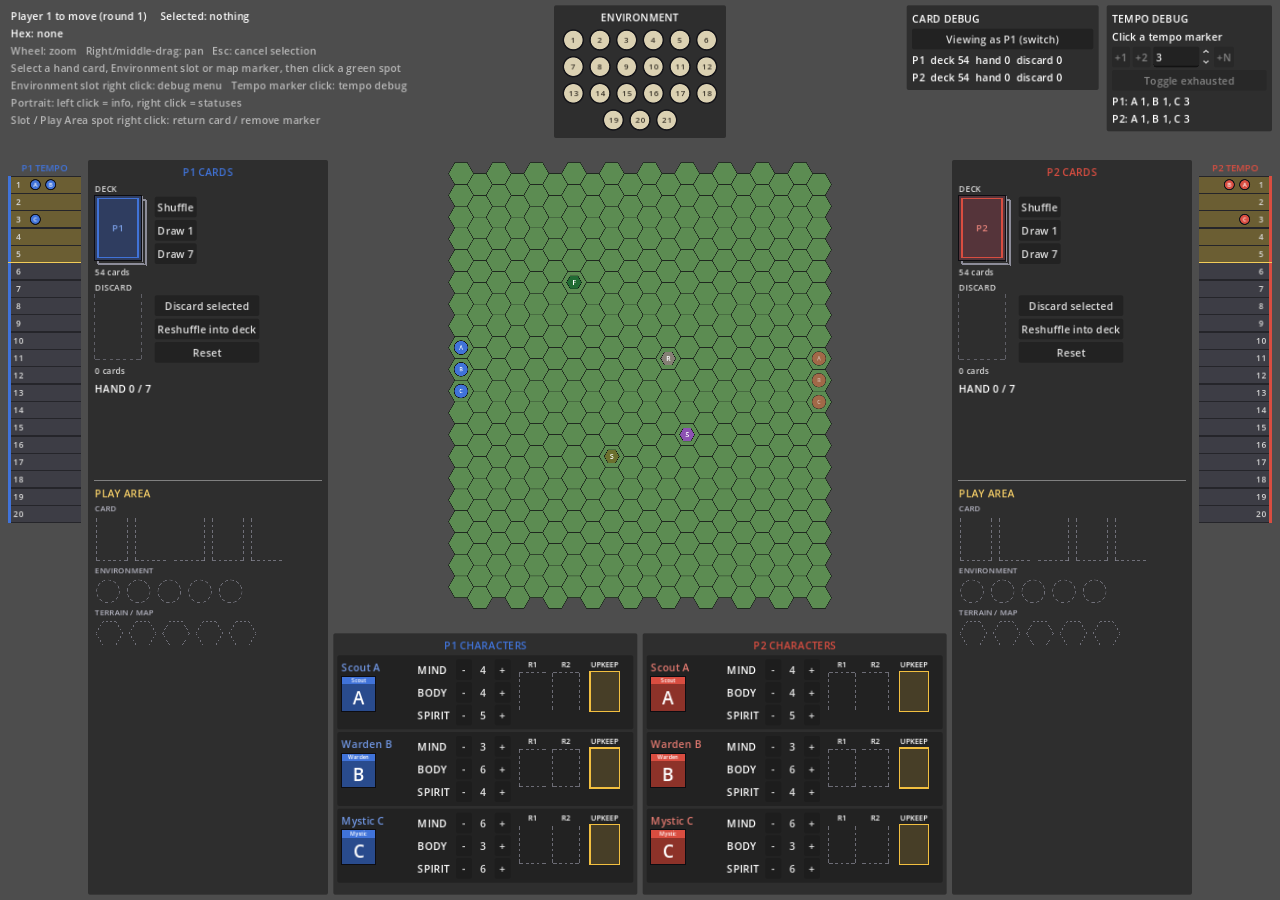
<file: demo/index.html>
<!DOCTYPE html>
<html lang="en">
	<head>
		<meta charset="utf-8">
		<meta name="viewport" content="width=device-width, user-scalable=no, initial-scale=1.0">
		<title>Skirmish Game New</title>
		<style>
html, body, #canvas {
	margin: 0;
	padding: 0;
	border: 0;
}

body {
	color: white;
	background-color: black;
	overflow: hidden;
	touch-action: none;
}

#canvas {
	display: block;
}

#canvas:focus {
	outline: none;
}

#status, #status-splash, #status-progress {
	position: absolute;
	left: 0;
	right: 0;
}

#status, #status-splash {
	top: 0;
	bottom: 0;
}

#status {
	background-color: #242424;
	display: flex;
	flex-direction: column;
	justify-content: center;
	align-items: center;
	visibility: hidden;
}

#status-splash {
	max-height: 100%;
	max-width: 100%;
	margin: auto;
}

#status-splash.show-image--false {
	display: none;
}

#status-splash.fullsize--true {
	height: 100%;
	width: 100%;
	object-fit: contain;
}

#status-splash.use-filter--false {
	image-rendering: pixelated;
}

#status-progress, #status-notice {
	display: none;
}

#status-progress {
	bottom: 10%;
	width: 50%;
	margin: 0 auto;
}

#status-notice {
	background-color: #5b3943;
	border-radius: 0.5rem;
	border: 1px solid #9b3943;
	color: #e0e0e0;
	font-family: 'Noto Sans', 'Droid Sans', Arial, sans-serif;
	line-height: 1.3;
	margin: 0 2rem;
	overflow: hidden;
	padding: 1rem;
	text-align: center;
	z-index: 1;
}
		</style>
		<link id="-gd-engine-icon" rel="icon" type="image/png" href="index.icon.png" />
<link rel="apple-touch-icon" href="index.apple-touch-icon.png"/>

	</head>
	<body>
		<canvas id="canvas">
			Your browser does not support the canvas tag.
		</canvas>

		<noscript>
			Your browser does not support JavaScript.
		</noscript>

		<div id="status">
			<img id="status-splash" class="show-image--true fullsize--true use-filter--true" src="index.png" alt="">
			<progress id="status-progress"></progress>
			<div id="status-notice"></div>
		</div>

		<script src="index.js"></script>
		<!-- //SUMMER START -->
		<script>
const GODOT_CONFIG = {"args":["--rendering-method","gl_compatibility","--rendering-driver","opengl3"],"canvasResizePolicy":2,"ensureCrossOriginIsolationHeaders":true,"executable":"index","experimentalVK":false,"fileSizes":{"index.pck":202548,"index.wasm":44586372},"focusCanvas":false,"gdextensionLibs":[],"renderingDriver":"opengl3","summerWebProfile":"summer-web-compat-v1"};
const GODOT_THREADS_ENABLED = false;
const engine = new Engine(GODOT_CONFIG);

(function () {
//SUMMER END
	const statusOverlay = document.getElementById('status');
	const statusProgress = document.getElementById('status-progress');
	const statusNotice = document.getElementById('status-notice');

	let initializing = true;
	let statusMode = '';

	function setStatusMode(mode) {
		if (statusMode === mode || !initializing) {
			return;
		}
		if (mode === 'hidden') {
			statusOverlay.remove();
			initializing = false;
			return;
		}
		statusOverlay.style.visibility = 'visible';
		statusProgress.style.display = mode === 'progress' ? 'block' : 'none';
		statusNotice.style.display = mode === 'notice' ? 'block' : 'none';
		statusMode = mode;
	}

	function setStatusNotice(text) {
		while (statusNotice.lastChild) {
			statusNotice.removeChild(statusNotice.lastChild);
		}
		const lines = text.split('\n');
		lines.forEach((line) => {
			statusNotice.appendChild(document.createTextNode(line));
			statusNotice.appendChild(document.createElement('br'));
		});
	}

	function displayFailureNotice(err) {
		console.error(err);
		if (err instanceof Error) {
			setStatusNotice(err.message);
		} else if (typeof err === 'string') {
			setStatusNotice(err);
		} else {
			setStatusNotice('An unknown error occurred.');
		}
		setStatusMode('notice');
		initializing = false;
	}
	//SUMMER START

	// An older Engine wrapper must not silently ignore an explicit profile.
	if (GODOT_CONFIG['summerWebProfile']
		&& ((GODOT_CONFIG['summerWebProfile'] !== 'summer-web-compat-v1')
			|| typeof engine.getSummerWebProfile !== 'function' || typeof engine.stopSummerWeb !== 'function')) {
		displayFailureNotice('The selected runtime does not support the requested Summer Web execution profile. Re-export with a matching template.');
		return;
	}

	const missing = Engine.getMissingFeatures({
		threads: GODOT_THREADS_ENABLED,
		webgl: true,
	});

	if (missing.length !== 0) {
		if (GODOT_CONFIG['serviceWorker'] && GODOT_CONFIG['ensureCrossOriginIsolationHeaders'] && 'serviceWorker' in navigator) {
			//SUMMER END
			let serviceWorkerRegistrationPromise;
			try {
				serviceWorkerRegistrationPromise = navigator.serviceWorker.getRegistration();
			} catch (err) {
				serviceWorkerRegistrationPromise = Promise.reject(new Error('Service worker registration failed.'));
			}
			// There's a chance that installing the service worker would fix the issue
			Promise.race([
				serviceWorkerRegistrationPromise.then((registration) => {
					if (registration != null) {
						return Promise.reject(new Error('Service worker already exists.'));
					}
					return registration;
				}).then(() => engine.installServiceWorker()),
				// For some reason, `getRegistration()` can stall
				new Promise((resolve) => {
					setTimeout(() => resolve(), 2000);
				}),
			]).then(() => {
				// Reload if there was no error.
				window.location.reload();
			}).catch((err) => {
				console.error('Error while registering service worker:', err);
			});
		} else {
			// Display the message as usual
			const missingMsg = 'Error\nThe following features required to run Godot projects on the Web are missing:\n';
			displayFailureNotice(missingMsg + missing.join('\n'));
		//SUMMER START
		}
	} else {
		setStatusMode('progress');
		engine.startGame({
			'onProgress': function (current, total) {
				setStatusMode('progress');
				if (current > 0 && total > 0) {
					statusProgress.value = current;
					statusProgress.max = total;
					//SUMMER END
				} else {
					statusProgress.removeAttribute('value');
					statusProgress.removeAttribute('max');
				}
			},
		}).then(() => {
			setStatusMode('hidden');
		}, displayFailureNotice);
	}
}());
		</script>
	</body>
</html>
</file>
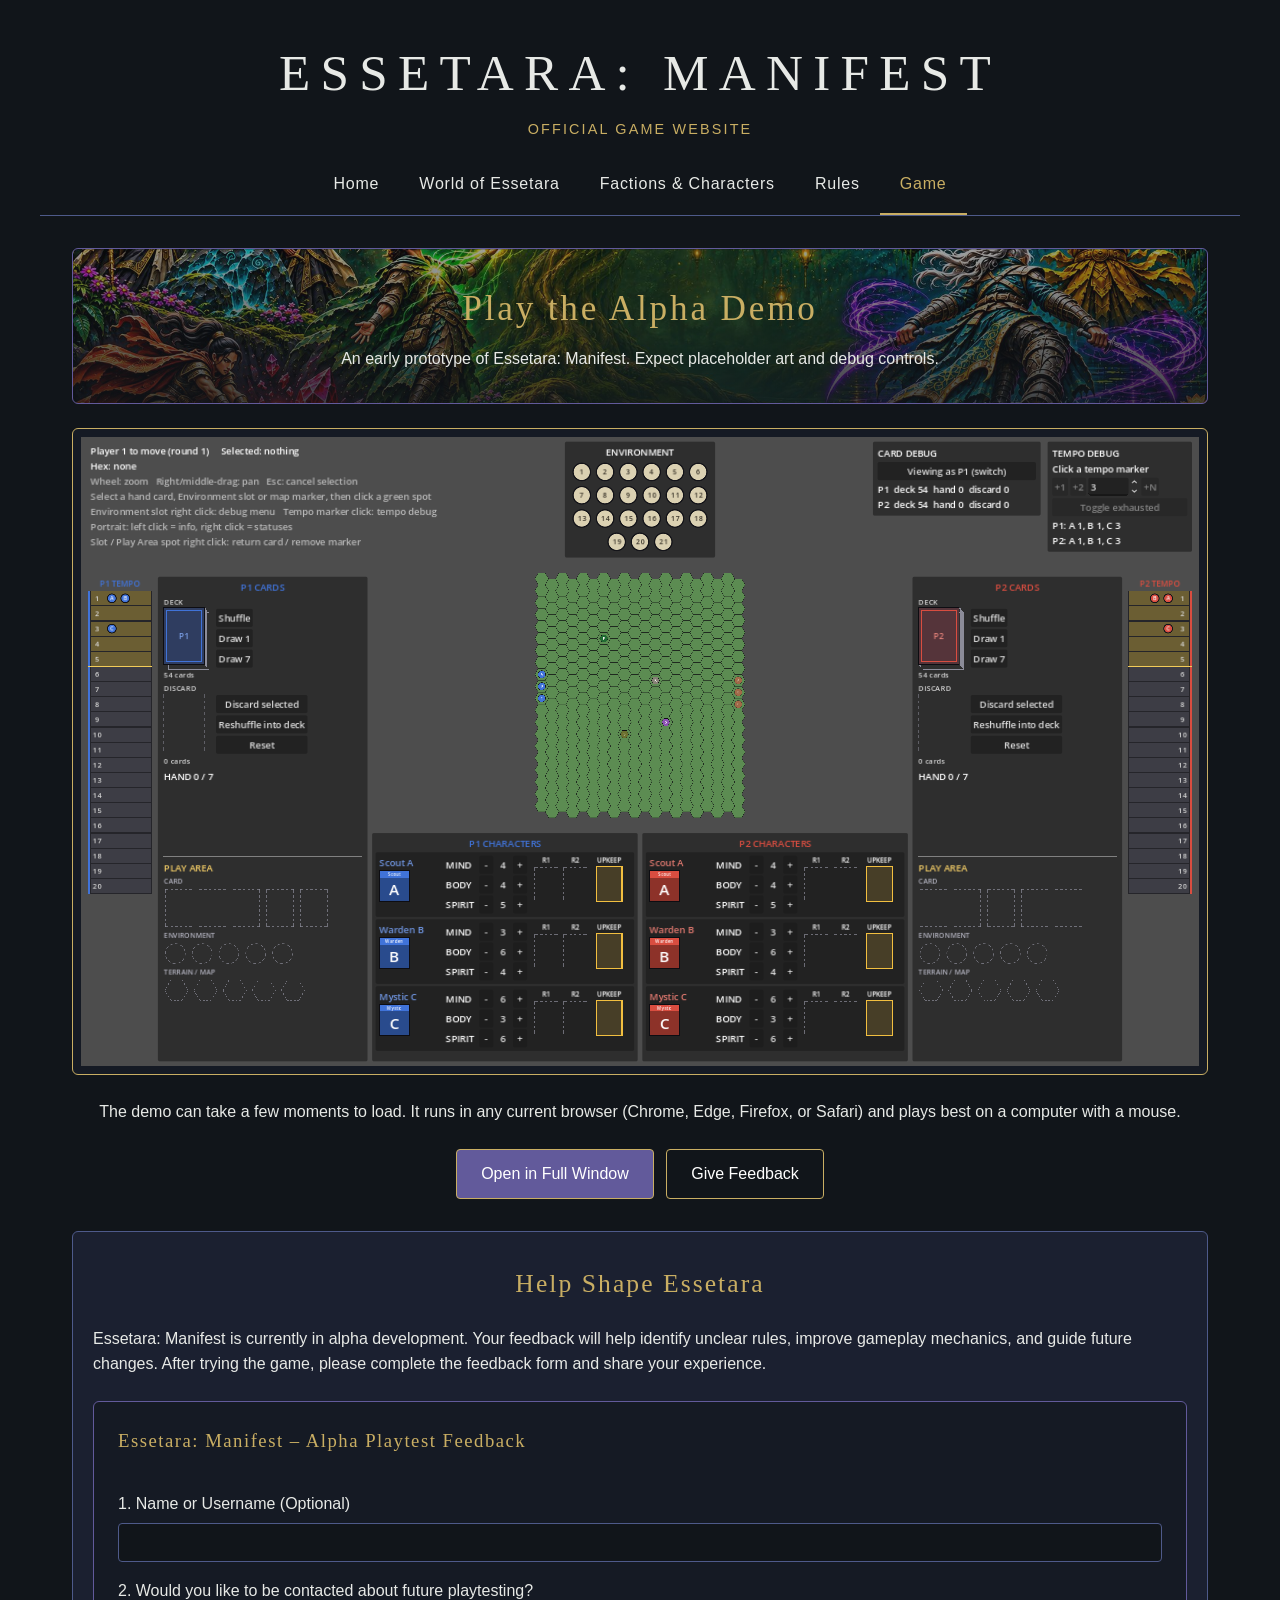
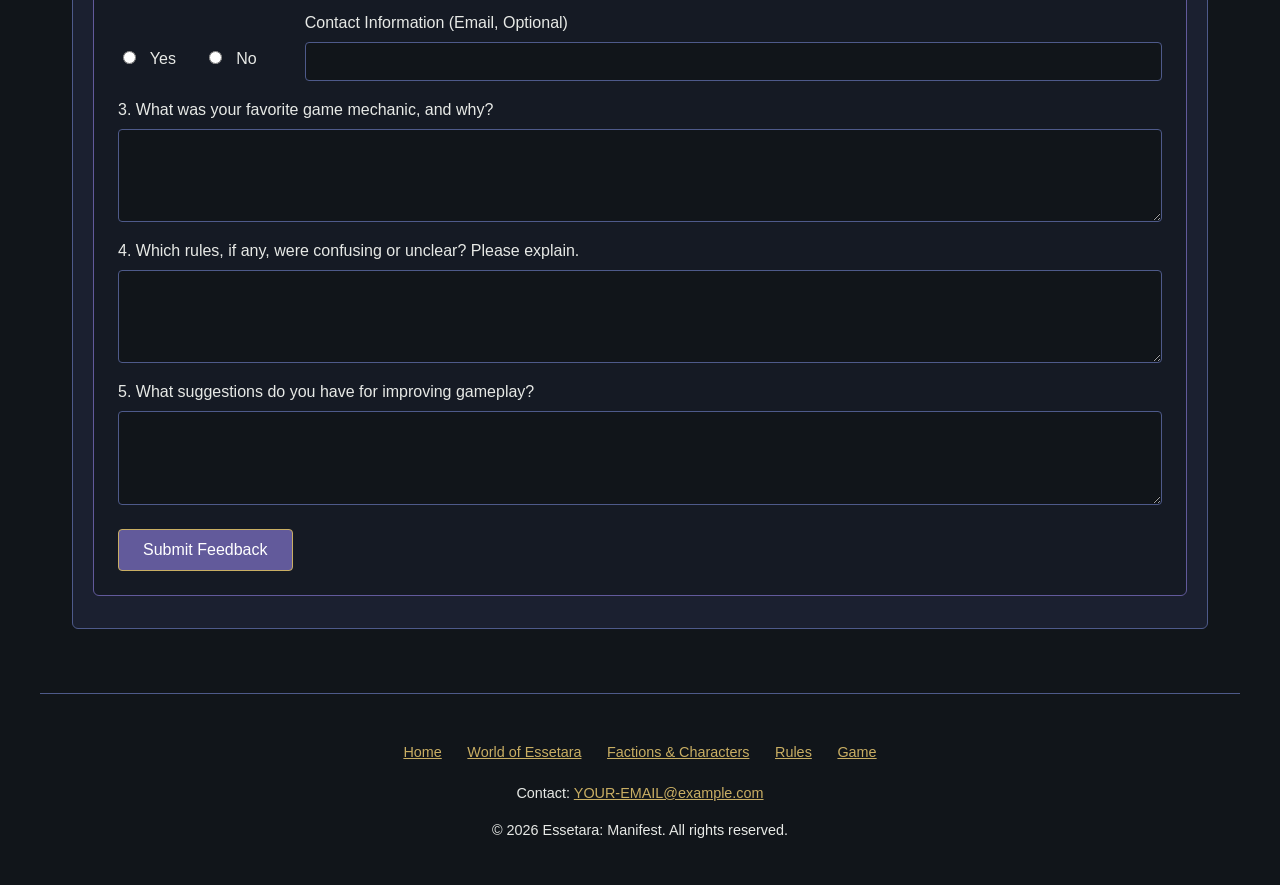
<file: game.html>
<!DOCTYPE html>
<html lang="en">
<head>
  <title>Play the Demo – Essetara: Manifest</title>
  <meta charset="utf-8">
  <meta name="viewport" content="width=device-width, initial-scale=1.0">
  <meta name="description" content="Play the Essetara: Manifest alpha demo in your browser.">
  <link rel="stylesheet" href="css/style.css">
</head>
<body>
  <div id="wrapper">

    <!-- ===== HEADER: game title and navigation ===== -->
    <header>
      <h1><a href="index.html">Essetara: Manifest</a></h1>
      <p class="tagline">Official Game Website</p>

      <nav>
        <ul>
          <li><a href="index.html">Home</a></li>
          <li><a href="world.html">World of Essetara</a></li>
          <li><a href="factions.html">Factions &amp; Characters</a></li>
          <li><a href="rules.html">Rules</a></li>
          <li><a href="game.html" class="current">Game</a></li>
        </ul>
      </nav>
    </header>

    <main>

      <!-- ===== PAGE BANNER ===== -->
      <section id="game-banner" class="page-banner">
        <h2>Play the Alpha Demo</h2>
        <p>An early prototype of Essetara: Manifest. Expect placeholder art and debug controls.</p>
      </section>

      <!-- ===== GAME: the exported game lives in the demo/ folder.
           To update it, replace the files in demo/ with a new web export. ===== -->
      <section class="game-frame-box">
        <iframe class="game-frame"
                src="demo/index.html"
                title="Essetara: Manifest alpha demo"
                allow="fullscreen; autoplay; gamepad"></iframe>
      </section>

      <!-- ===== NOTES FOR PLAYERS ===== -->
      <section class="game-notes">
        <p>The demo can take a few moments to load. It runs in any current browser (Chrome, Edge, Firefox, or Safari) and plays best on a computer with a mouse.</p>
        <a href="demo/index.html" class="button" target="_blank">Open in Full Window</a>
        <a href="#feedback" class="button button-outline">Give Feedback</a>
      </section>

      <!-- ===== FEEDBACK: replaces the old standalone Feedback page.
           Keep id="feedback" so the Home page's Give Feedback button
           (game.html#feedback) jumps straight here. ===== -->
      <section id="feedback">
        <h2>Help Shape Essetara</h2>
        <p>Essetara: Manifest is currently in alpha development. Your feedback will help identify unclear rules, improve gameplay mechanics, and guide future changes. After trying the game, please complete the feedback form and share your experience.</p>

        <!-- ----- Feedback form (same setup as the class reservations form).
             NOTE: the action sends answers to the textbook's practice script,
             which only displays them on a confirmation page. They are not
             emailed or saved anywhere. Replace the action later with a real
             form service if you want to receive feedback. ----- -->
        <article class="feedback-box">
          <h3>Essetara: Manifest &ndash; Alpha Playtest Feedback</h3>

          <form method="post" action="https://webdevbasics.net/scripts/pacific.php">
            <label for="tester-name">1. Name or Username (Optional)</label>
            <input type="text" id="tester-name" name="tester-name">

            <p class="form-question">2. Would you like to be contacted about future playtesting?</p>
            <div class="contact-row">
              <div class="contact-choice">
                <input type="radio" id="contact-yes" name="contact" value="yes">
                <label for="contact-yes">Yes</label>

                <input type="radio" id="contact-no" name="contact" value="no">
                <label for="contact-no">No</label>
              </div>

              <div class="contact-email">
                <label for="tester-email">Contact Information (Email, Optional)</label>
                <input type="email" id="tester-email" name="tester-email">
              </div>
            </div>

            <label for="favorite-mechanic">3. What was your favorite game mechanic, and why?</label>
            <textarea id="favorite-mechanic" name="favorite-mechanic" rows="4" cols="40"></textarea>

            <label for="unclear-rules">4. Which rules, if any, were confusing or unclear? Please explain.</label>
            <textarea id="unclear-rules" name="unclear-rules" rows="4" cols="40"></textarea>

            <label for="suggestions">5. What suggestions do you have for improving gameplay?</label>
            <textarea id="suggestions" name="suggestions" rows="4" cols="40"></textarea>

            <input type="submit" value="Submit Feedback" class="button">
          </form>
        </article>
      </section>

    </main>

    <!-- ===== FOOTER: copyright, links, and contact ===== -->
    <footer>
      <ul class="footer-links">
        <li><a href="index.html">Home</a></li>
        <li><a href="world.html">World of Essetara</a></li>
        <li><a href="factions.html">Factions &amp; Characters</a></li>
        <li><a href="rules.html">Rules</a></li>
        <li><a href="game.html">Game</a></li>
      </ul>

      <!-- Replace YOUR-EMAIL@example.com with your real contact email (in both places below) -->
      <p>Contact: <a href="mailto:YOUR-EMAIL@example.com">YOUR-EMAIL@example.com</a></p>

      <p>&copy; 2026 Essetara: Manifest. All rights reserved.</p>
    </footer>

  </div>
</body>
</html>
</file>
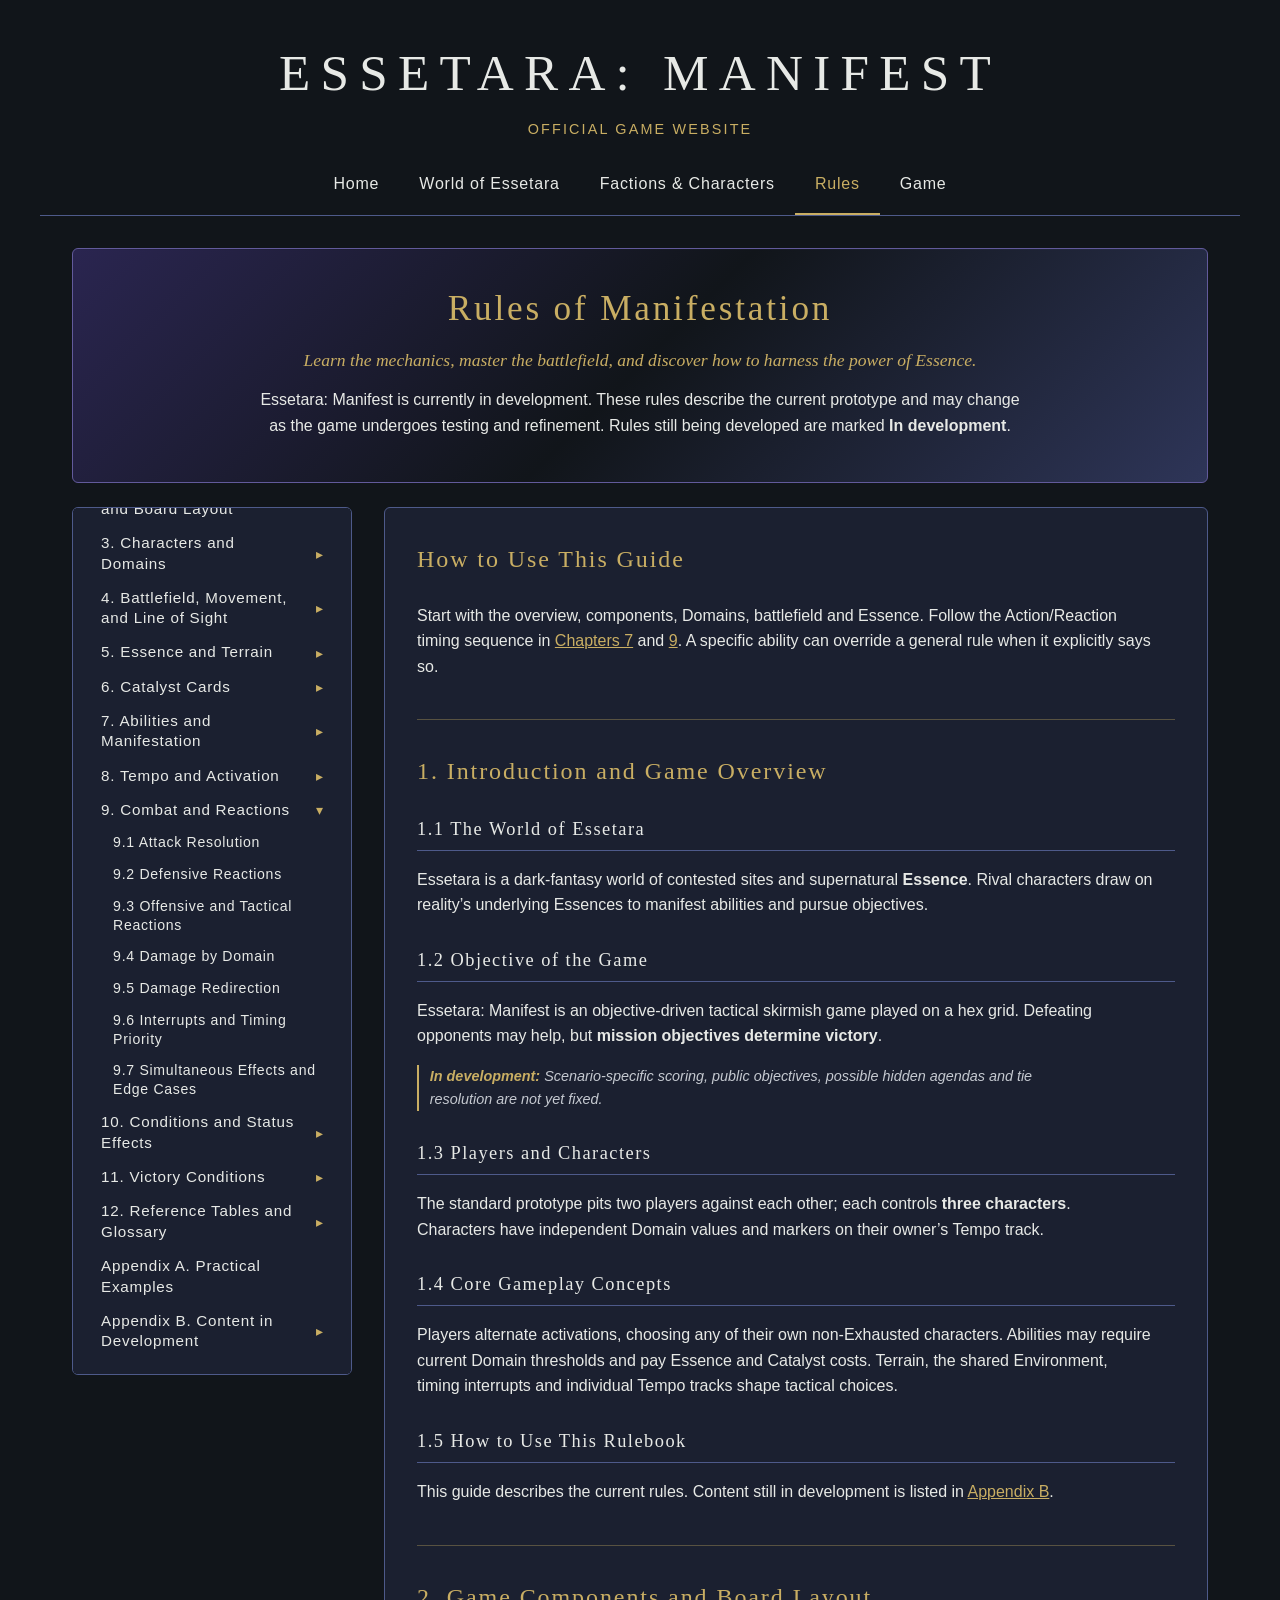
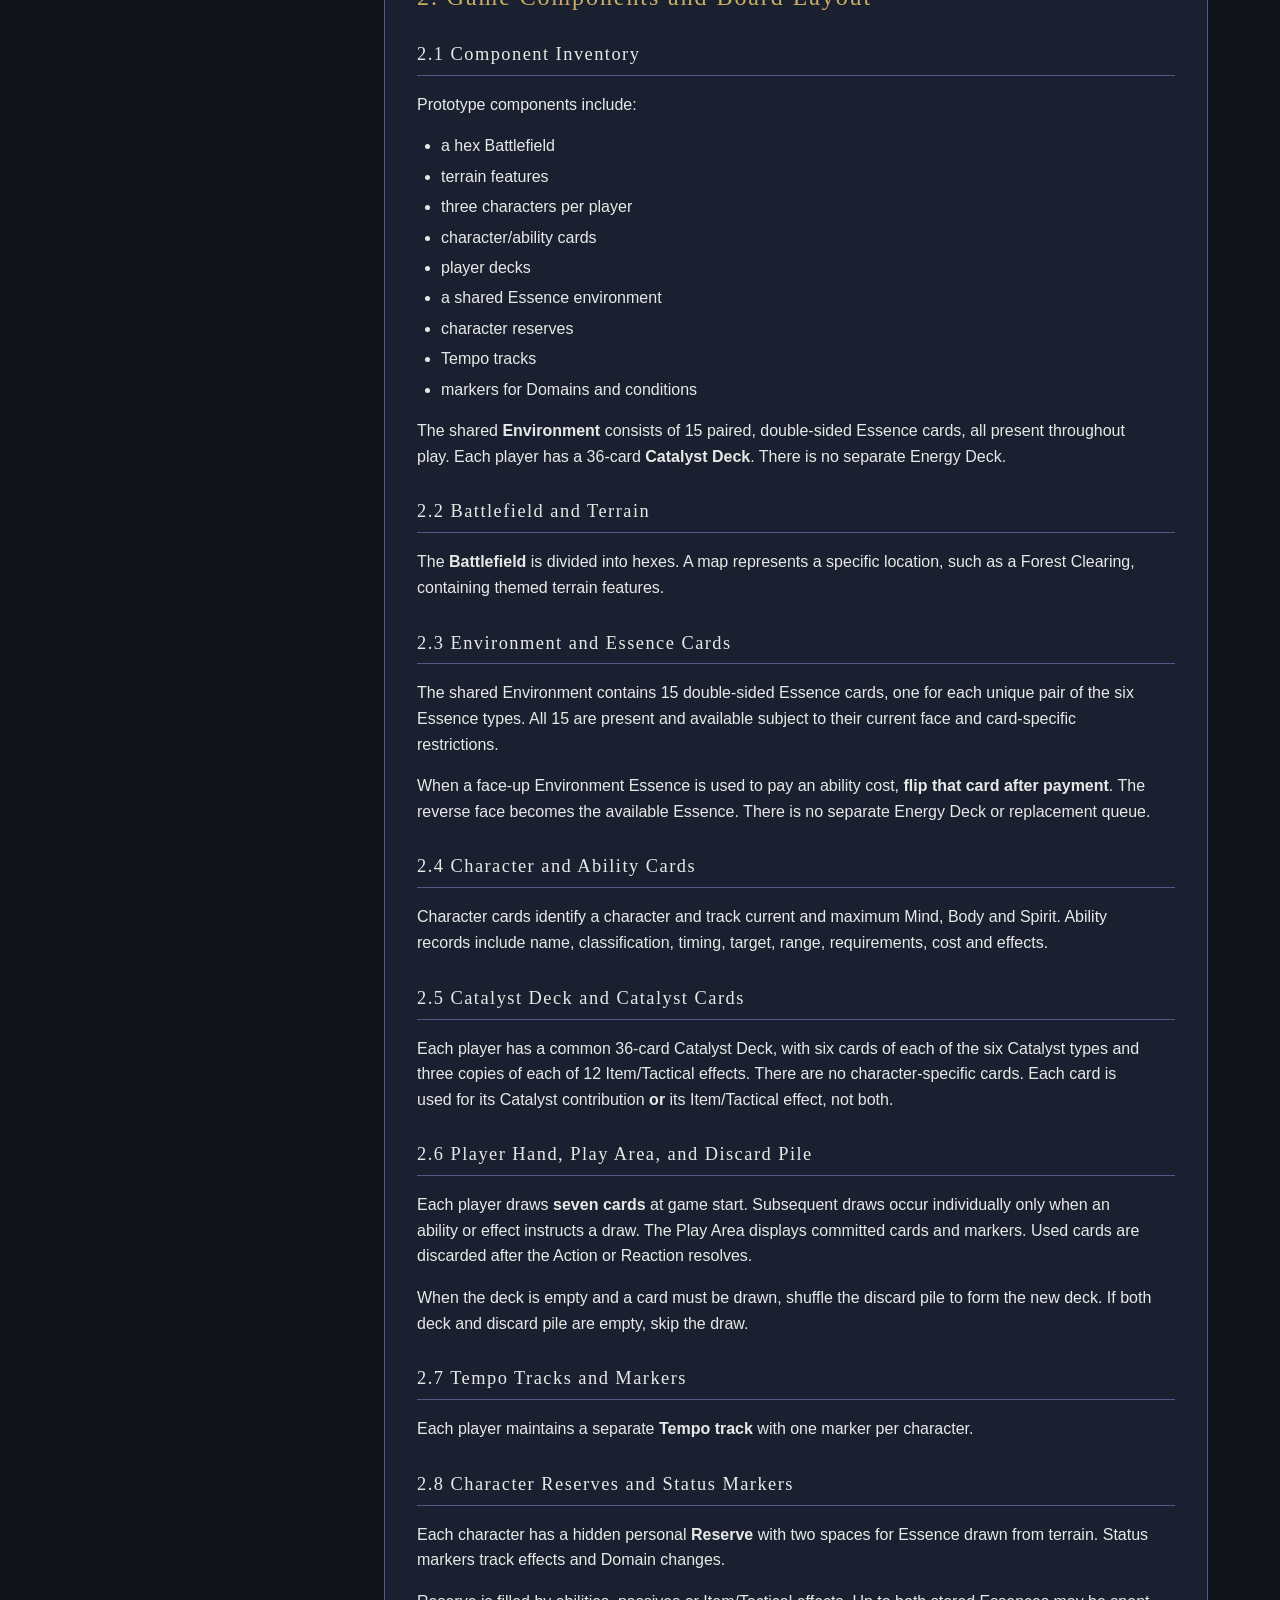
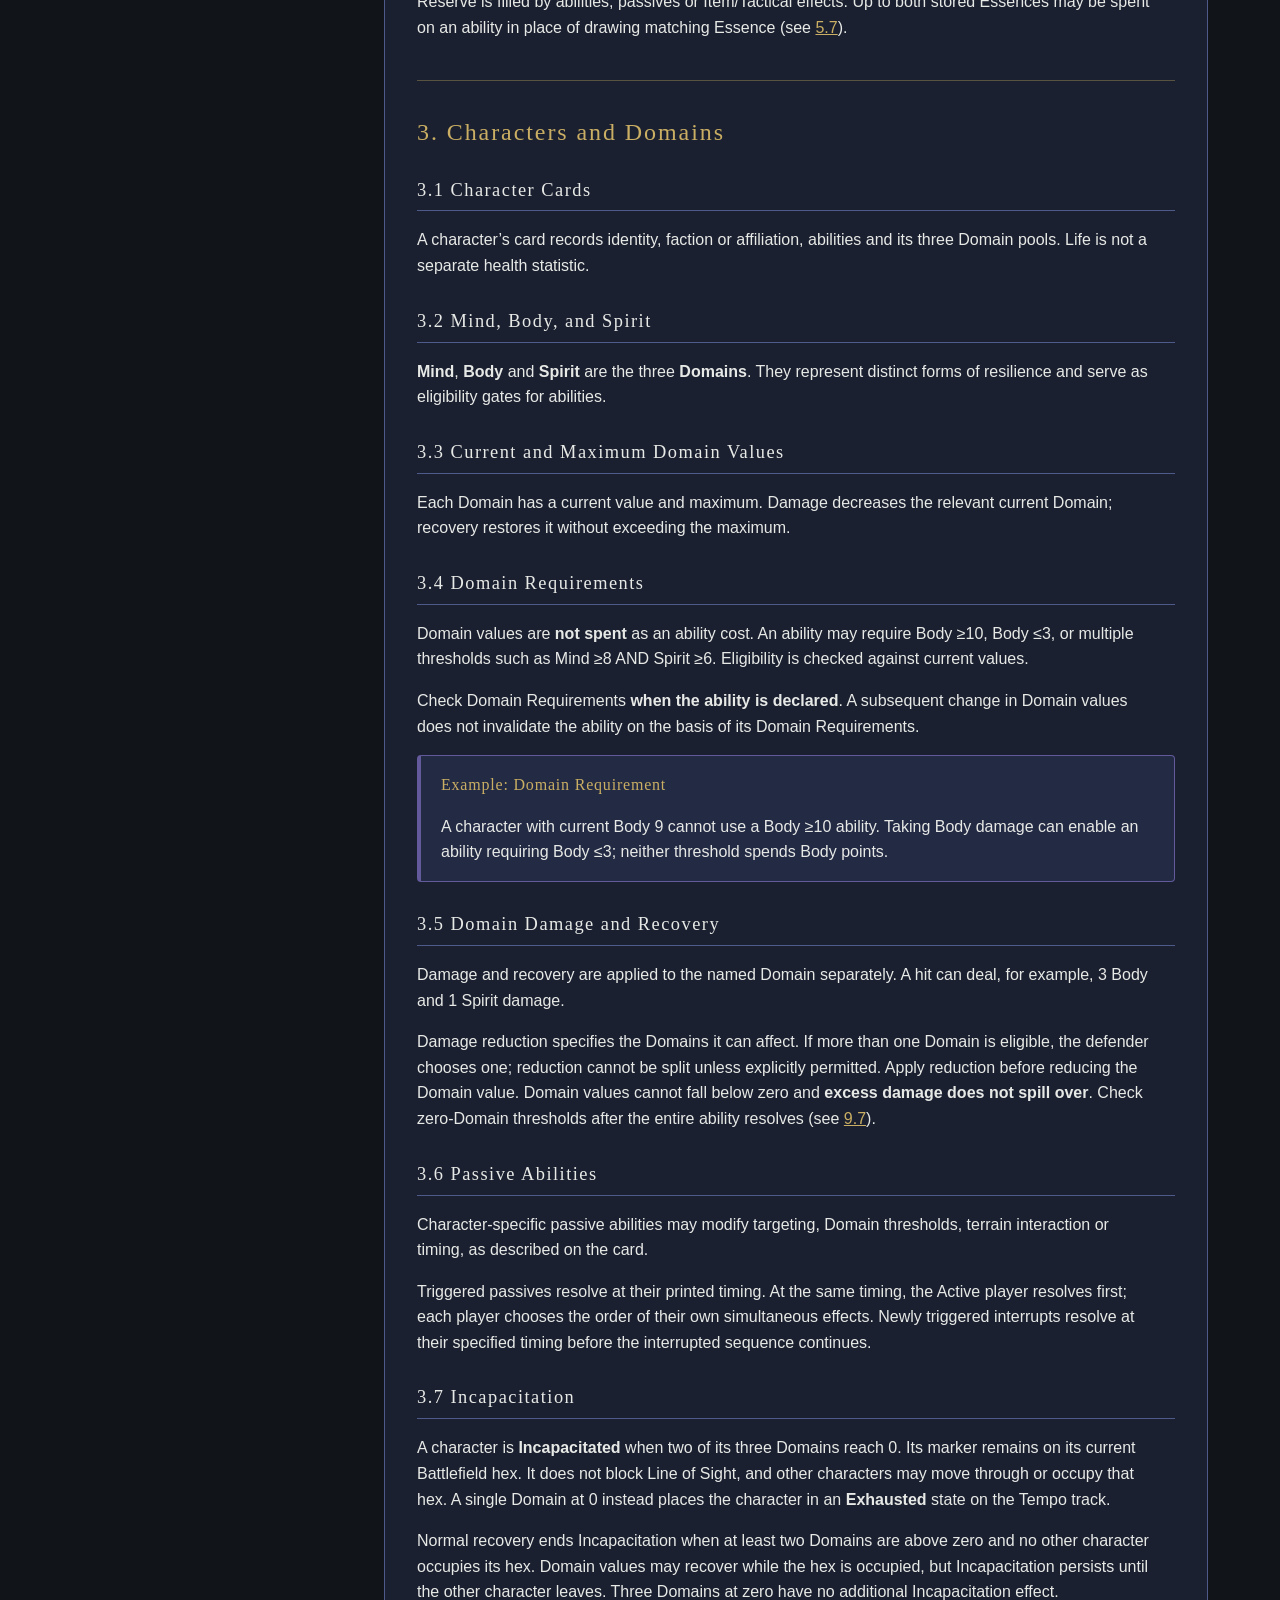
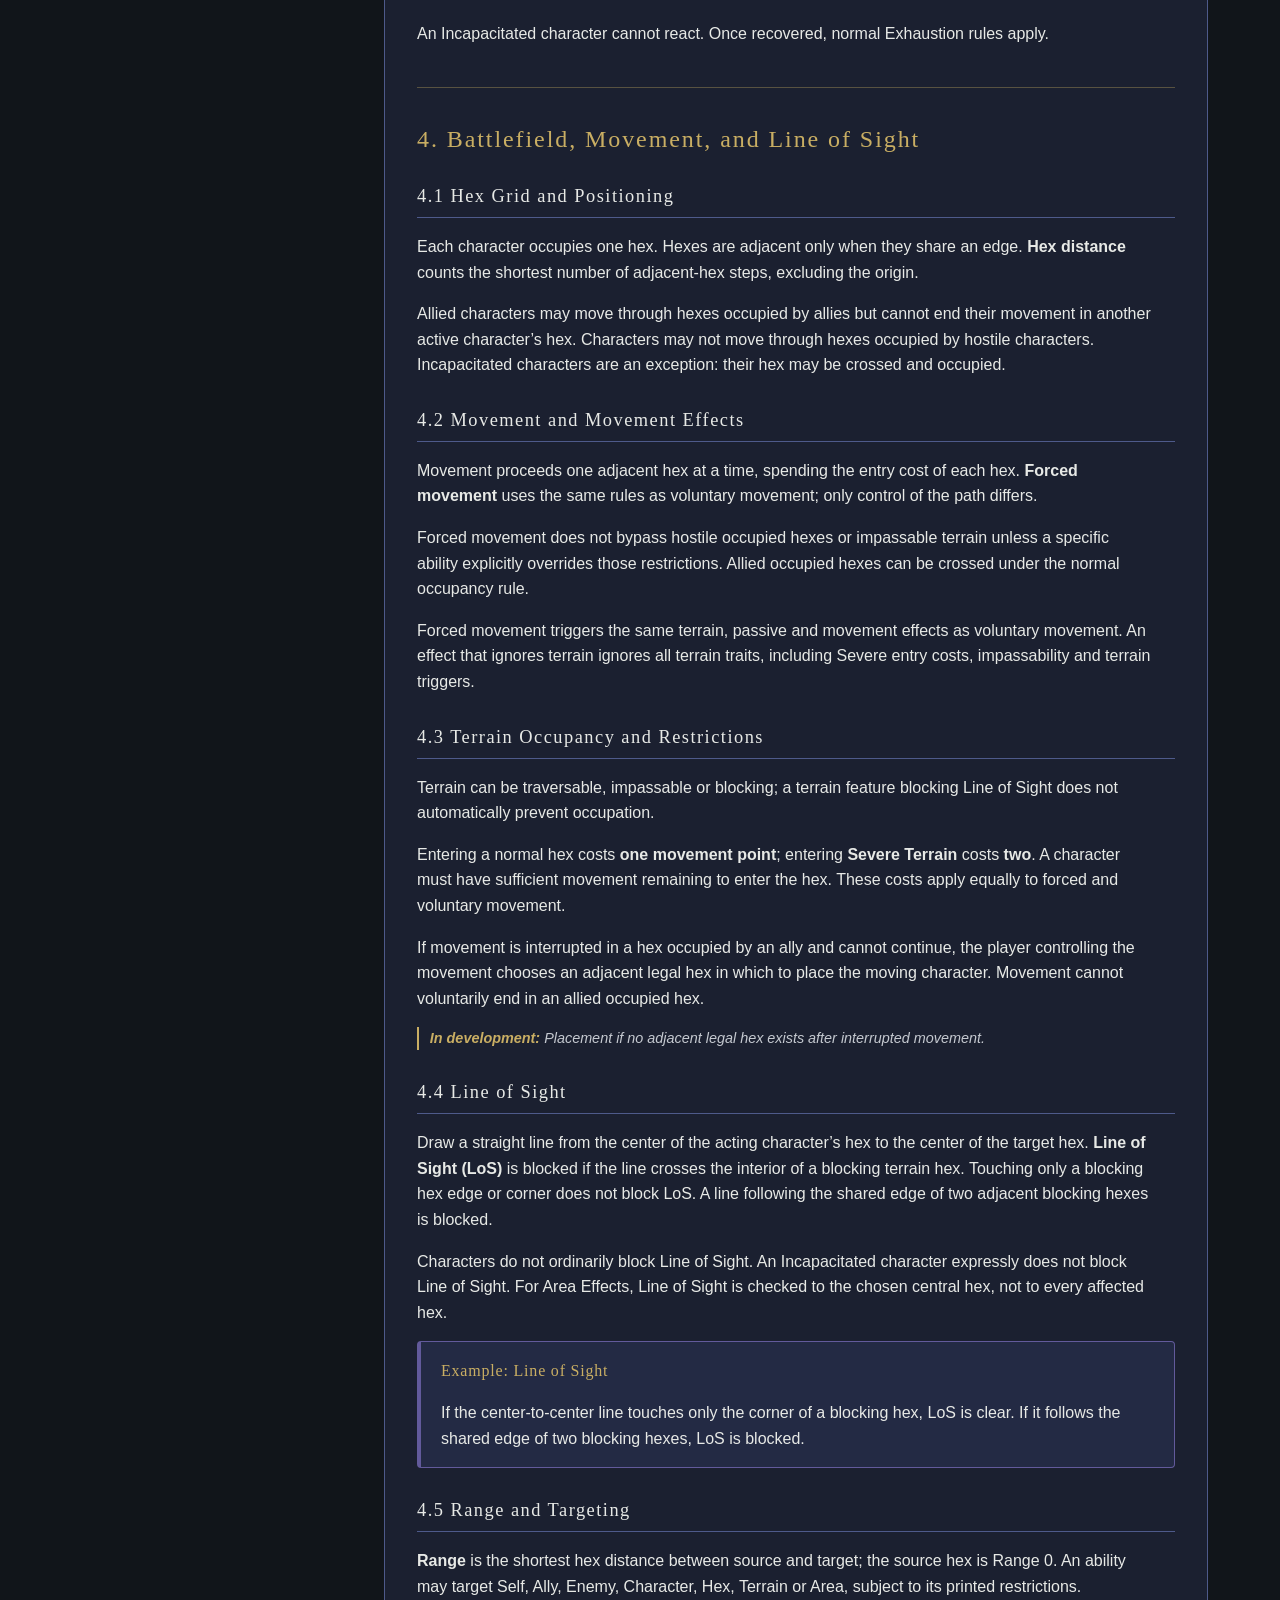
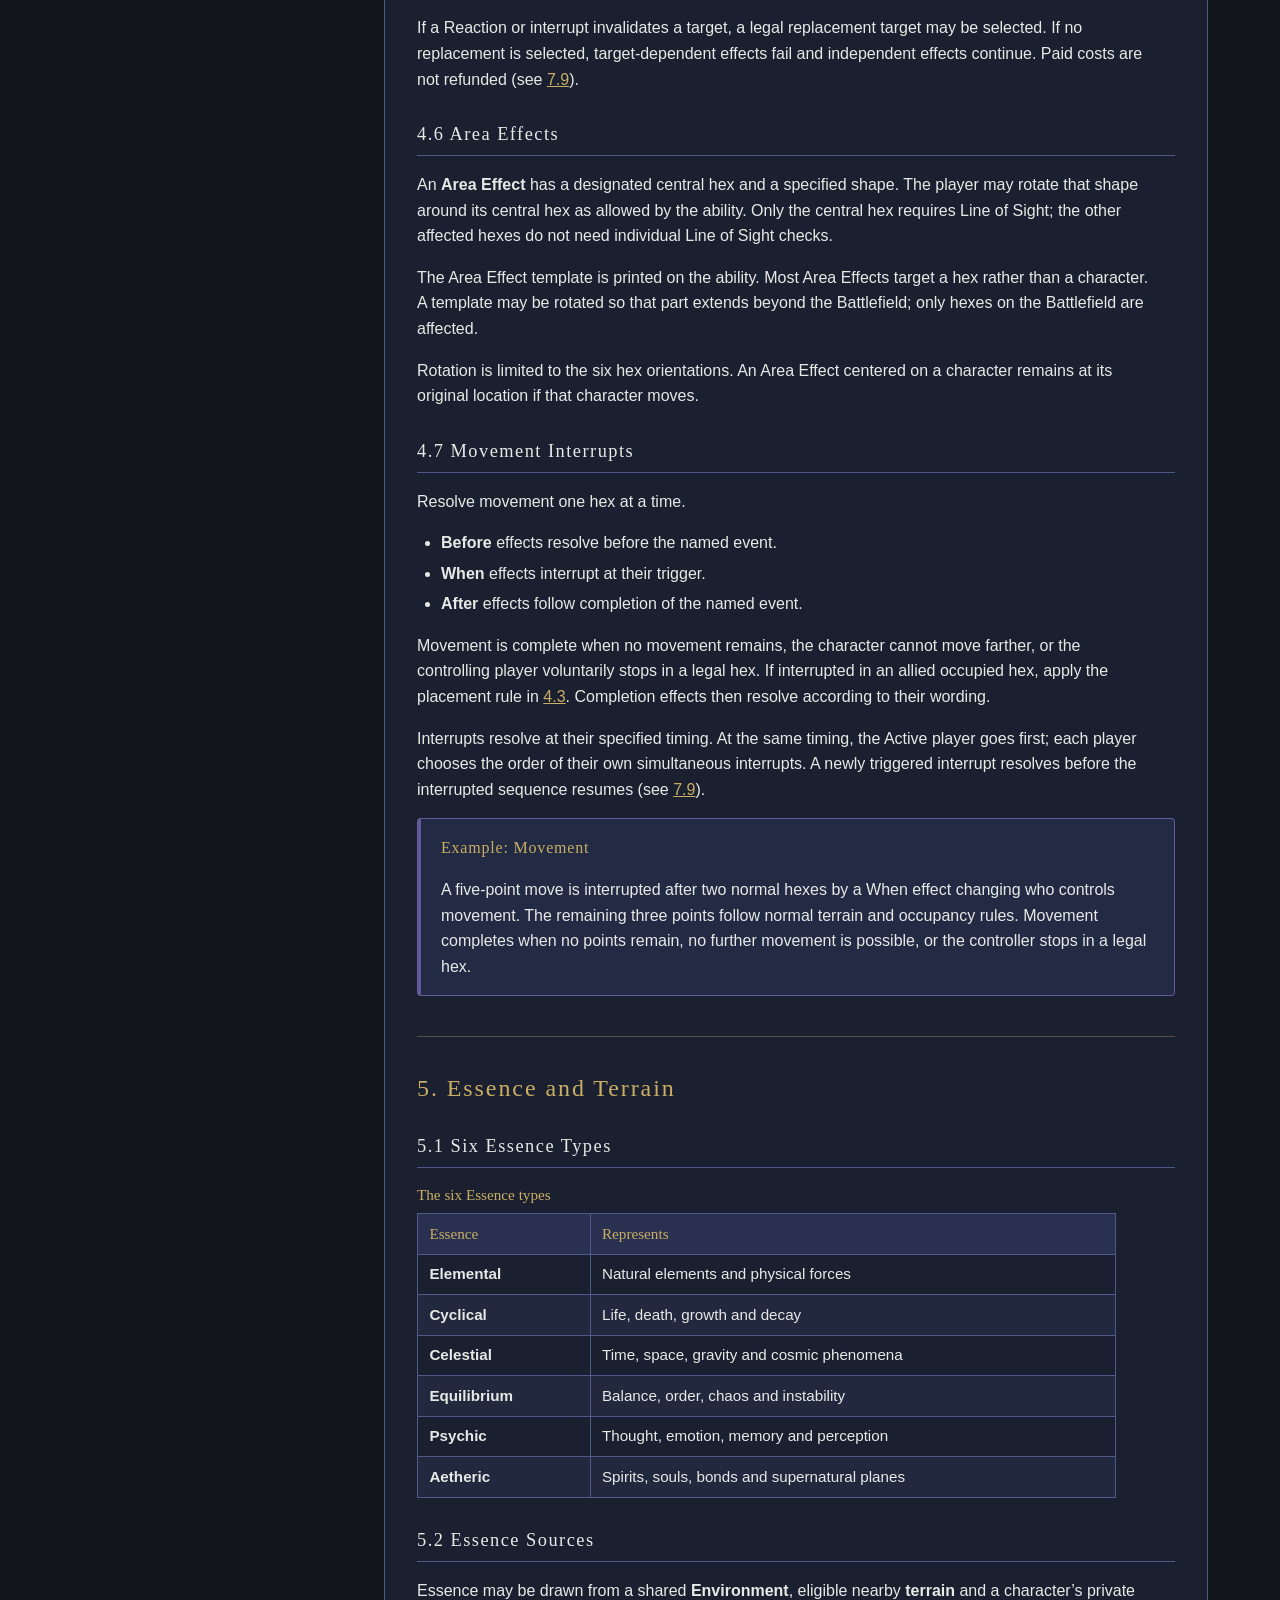
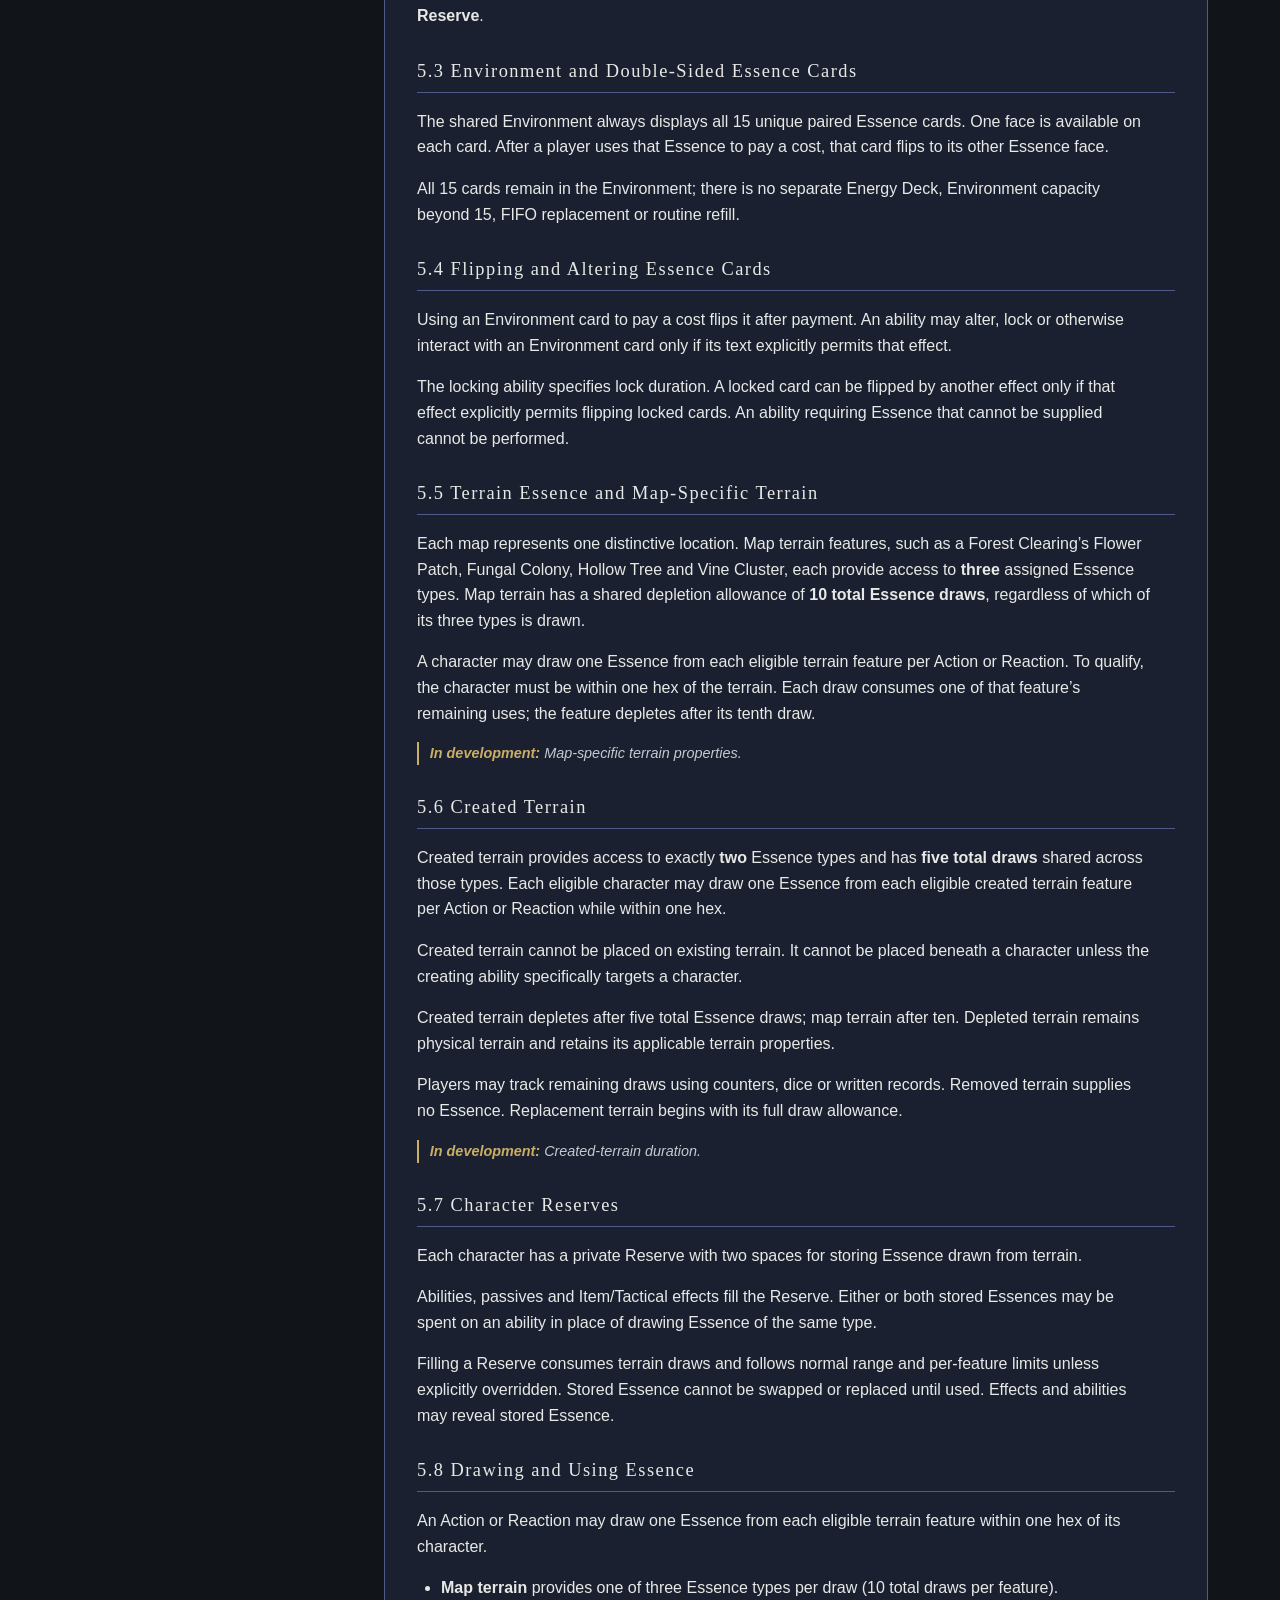
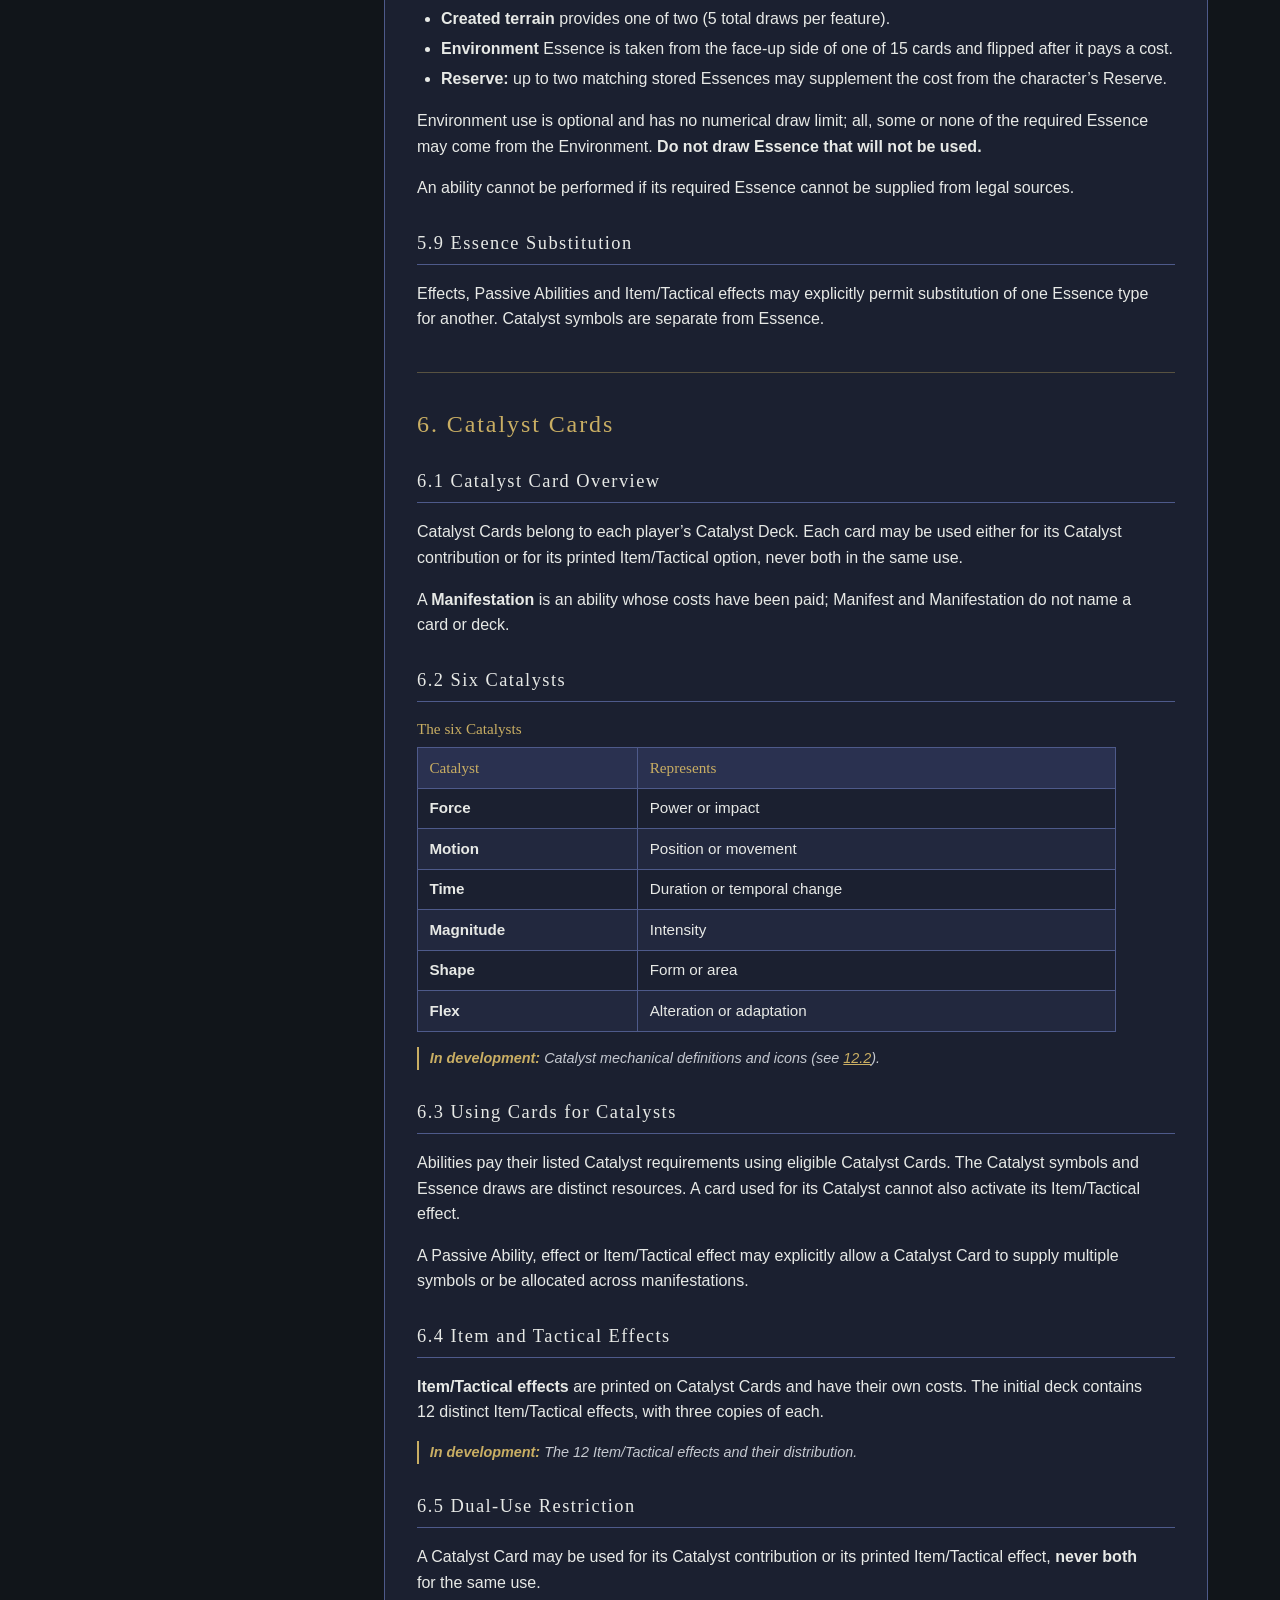
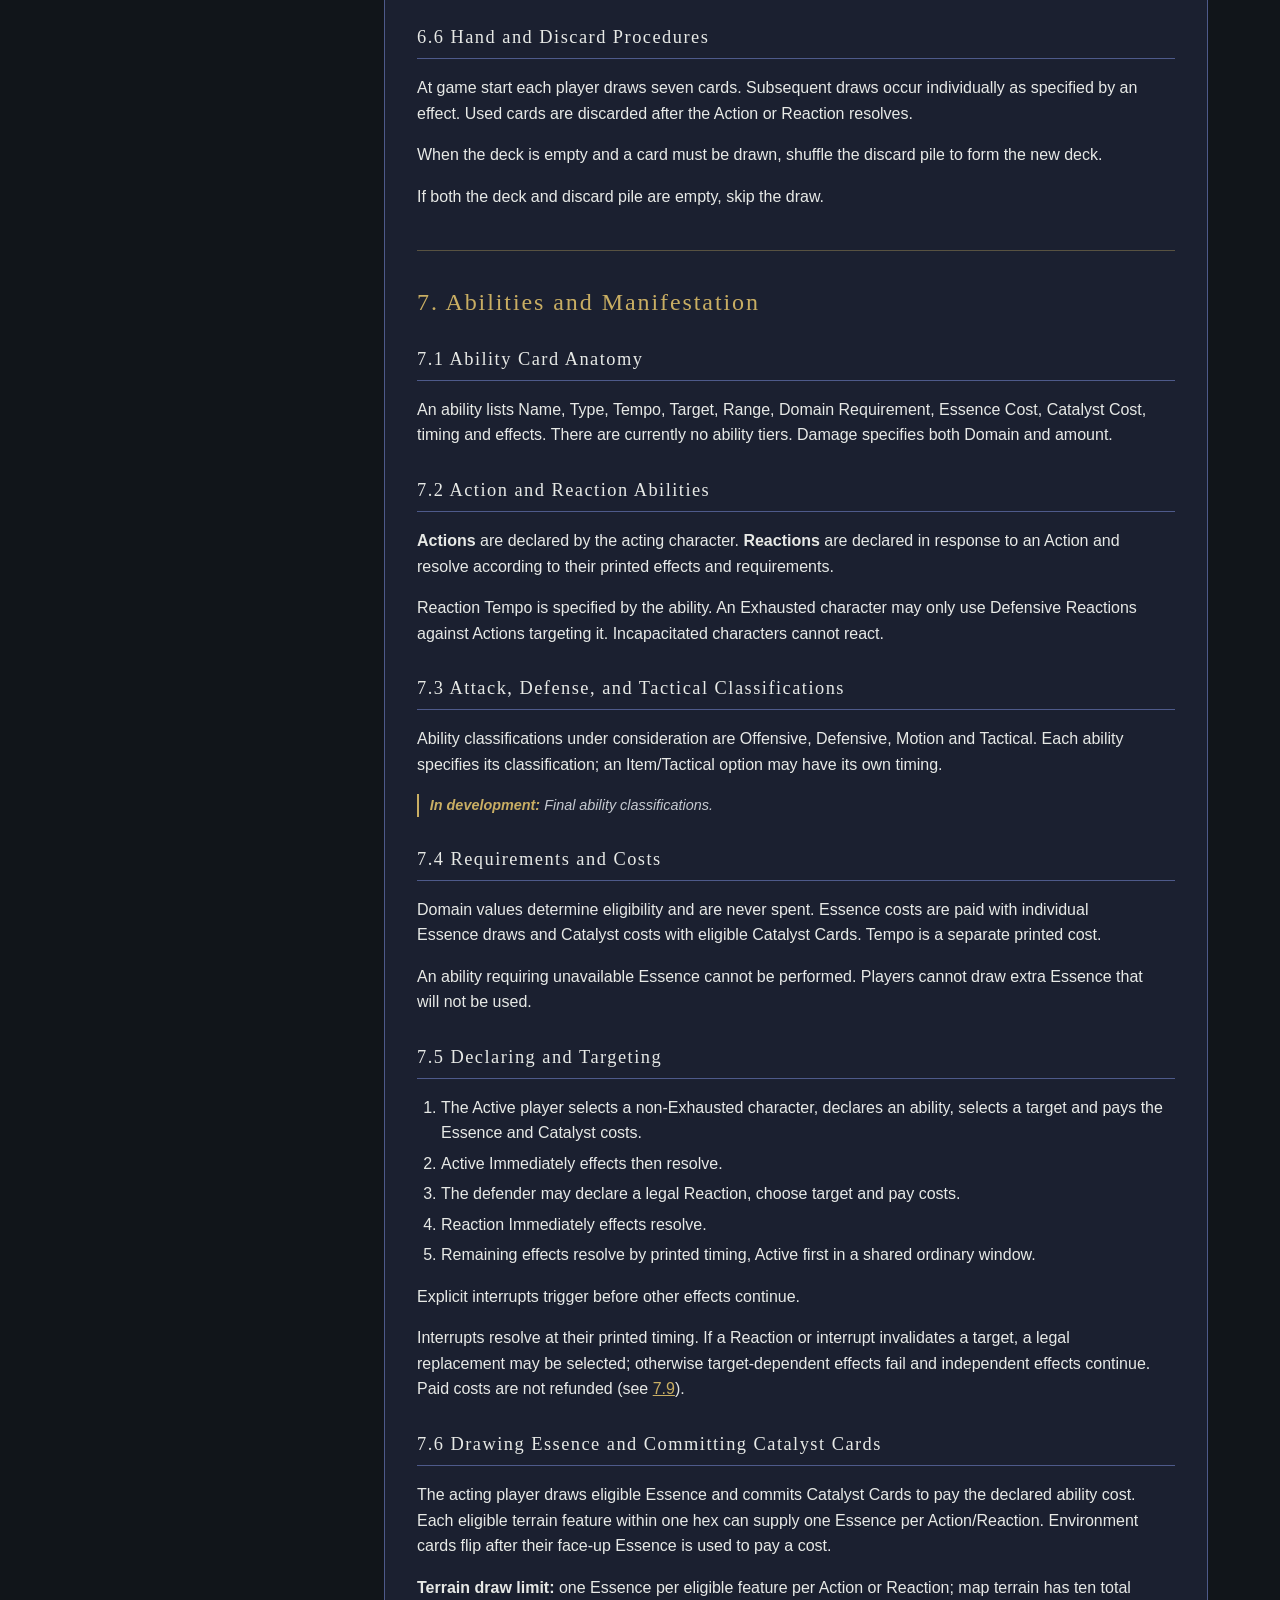
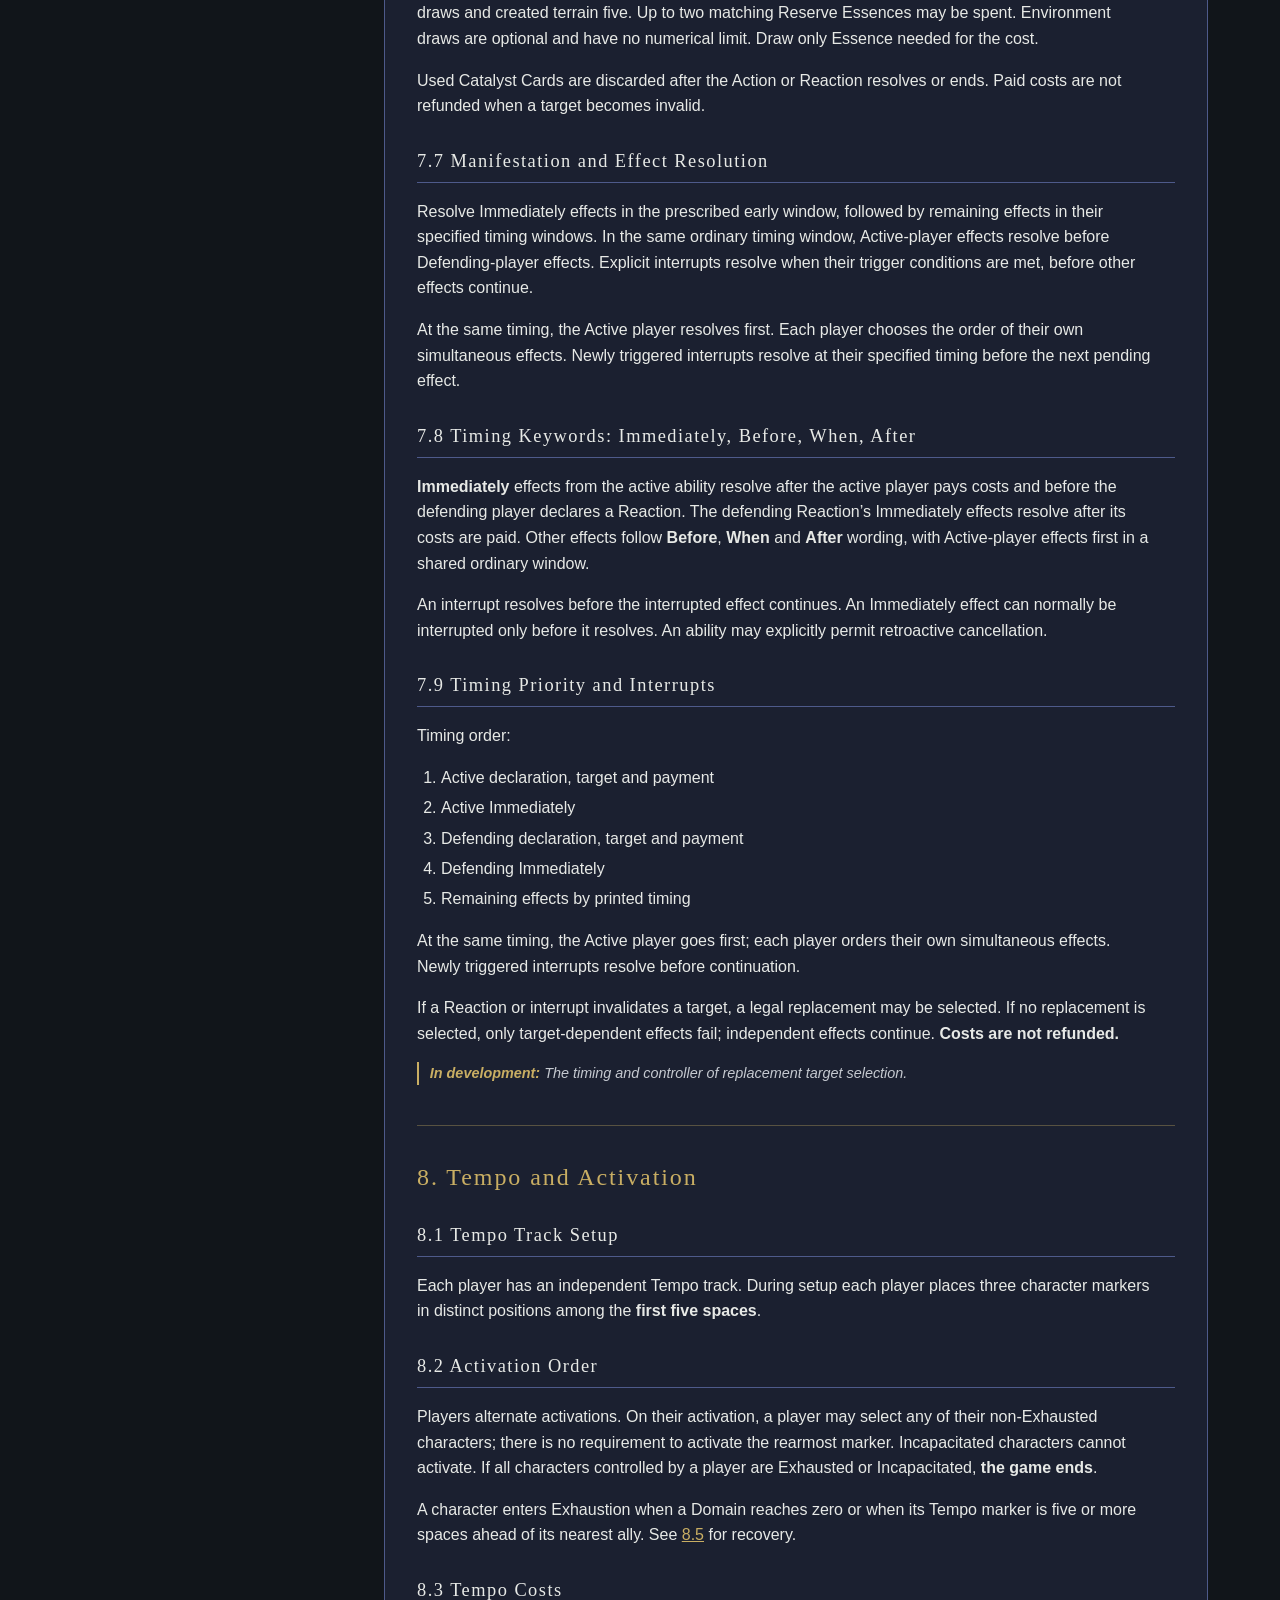
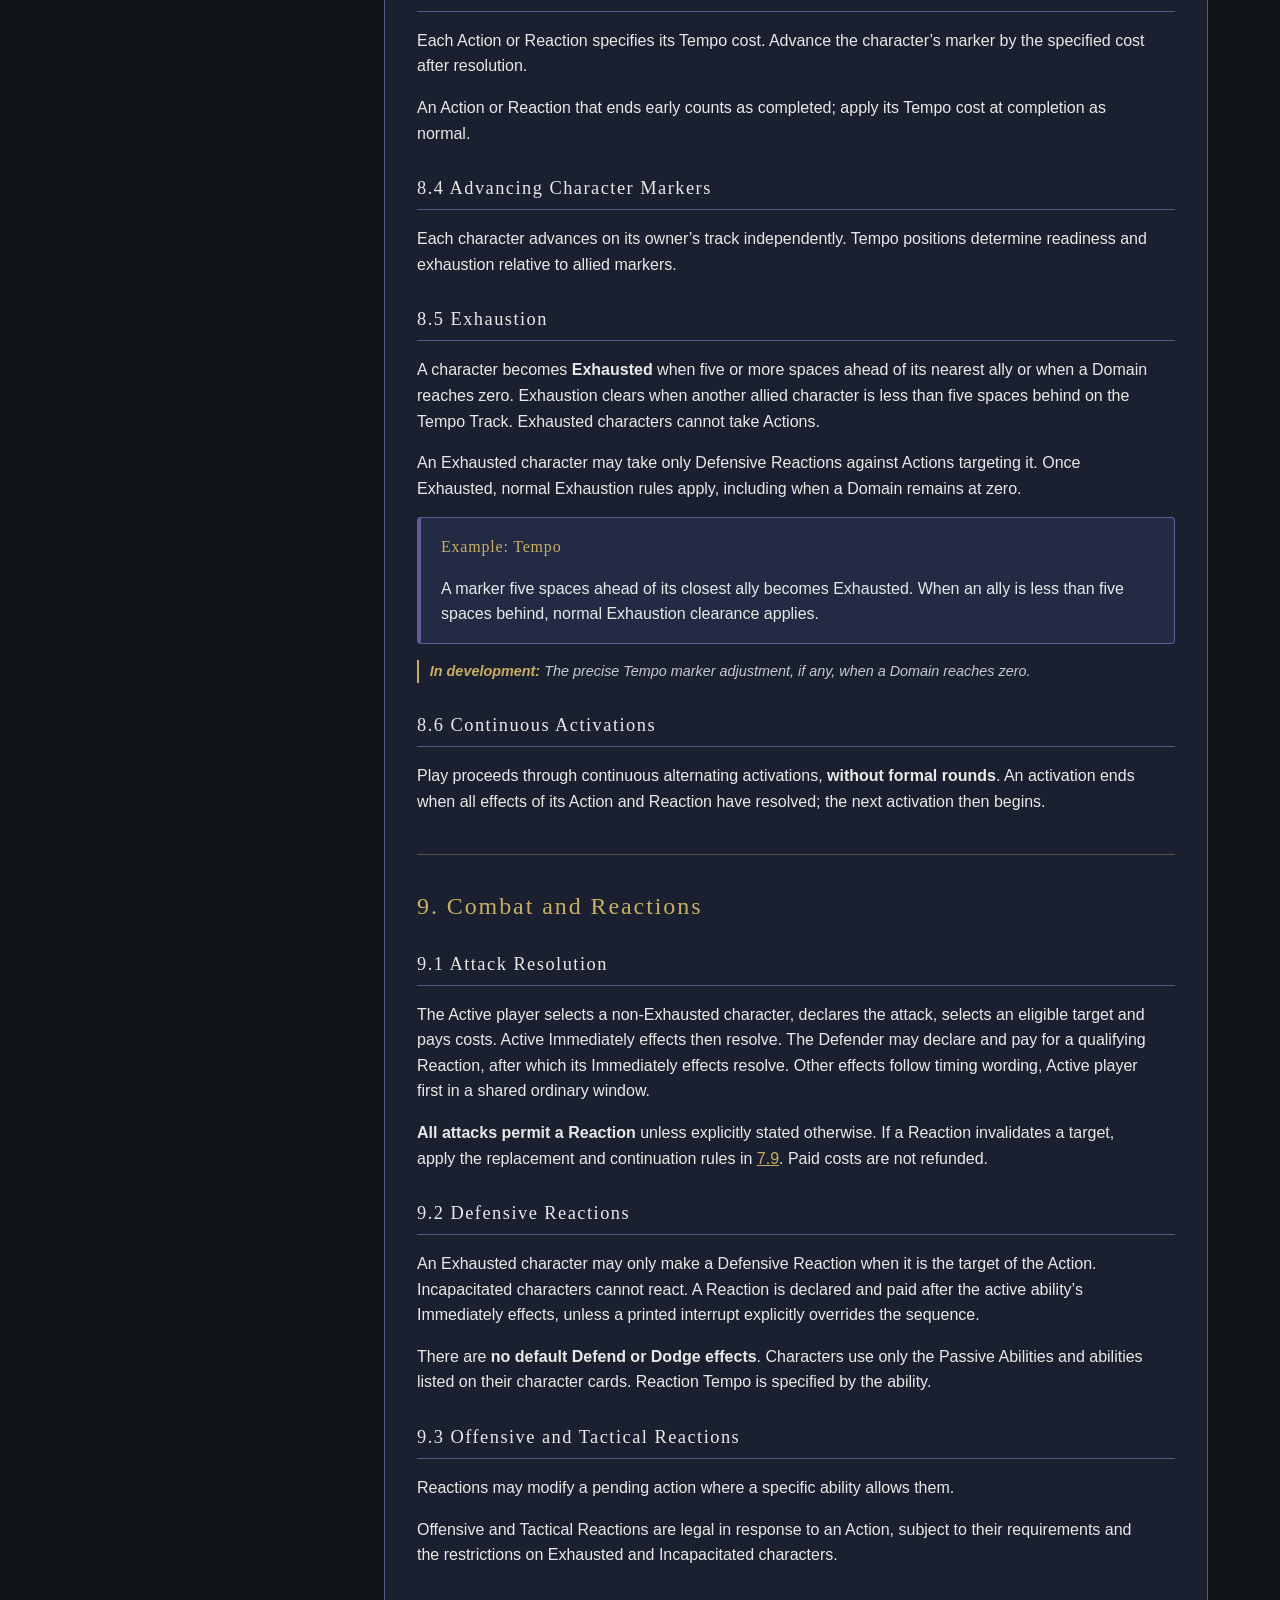
<file: rules.html>
<!DOCTYPE html>
<html lang="en">
<head>
  <title>Rules of Manifestation – Essetara: Manifest</title>
  <meta charset="utf-8">
  <meta name="viewport" content="width=device-width, initial-scale=1.0">
  <meta name="description" content="The Essetara: Manifest rulebook: Domains, Essence, Catalyst Cards, Tempo, combat, and more.">
  <link rel="stylesheet" href="css/style.css">
  <!-- Builds the chapter menu, search, and Back to Top control -->
  <script src="js/rules.js" defer></script>
</head>
<body>
  <div id="wrapper">

    <!-- ===== HEADER: game title and navigation ===== -->
    <header>
      <h1><a href="index.html">Essetara: Manifest</a></h1>
      <p class="tagline">Official Game Website</p>

      <nav>
        <ul>
          <li><a href="index.html">Home</a></li>
          <li><a href="world.html">World of Essetara</a></li>
          <li><a href="factions.html">Factions &amp; Characters</a></li>
          <li><a href="rules.html" class="current">Rules</a></li>
          <li><a href="game.html">Game</a></li>
        </ul>
      </nav>
    </header>

    <main>

      <!-- ===== PAGE HEADER ===== -->
      <section id="rules-banner" class="page-banner">
        <h2>Rules of Manifestation</h2>
        <p class="rules-subtitle">Learn the mechanics, master the battlefield, and discover how to harness the power of Essence.</p>
        <p>Essetara: Manifest is currently in development. These rules describe the current prototype and may change as the game undergoes testing and refinement. Rules still being developed are marked <strong>In development</strong>.</p>
      </section>

      <div class="rules-layout">

        <!-- ===== LEFT COLUMN: search and chapter menu.
             The chapter list is built automatically by js/rules.js from the
             headings in the rulebook below, so it never needs editing by hand. ===== -->
        <aside class="rules-sidebar">
          <div class="rules-search">
            <label for="rules-search">Search the rulebook</label>
            <input type="search" id="rules-search" placeholder="Search the rules..." autocomplete="off">
            <p id="search-status" class="search-status" aria-live="polite"></p>
            <ol id="search-results" class="search-results" hidden></ol>
          </div>

          <!-- Phone and tablet only: opens and closes the chapter menu -->
          <button type="button" class="rules-nav-toggle" aria-expanded="false" aria-controls="rules-nav">Rules Navigation</button>

          <nav id="rules-nav" class="rules-nav" aria-label="Rulebook chapters">
            <ol class="toc"></ol>
          </nav>
        </aside>

        <!-- ===== RIGHT COLUMN: the rulebook.
             Each chapter is a <section class="chapter" id="ch-#">.
             Each numbered rule is a <section class="rule" id="s#-#">.
             To update a rule, edit the text inside its section.
             Cross-references link to these ids, e.g. href="#s8-5". ===== -->
        <article class="rulebook">

          <!-- ===== HOW TO USE THIS GUIDE ===== -->
          <section class="chapter" id="how-to-use">
            <h3>How to Use This Guide</h3>
            <div class="rule">
              <p>Start with the overview, components, Domains, battlefield and Essence. Follow the Action/Reaction timing sequence in <a href="#ch-7">Chapters 7</a> and <a href="#ch-9">9</a>. A specific ability can override a general rule when it explicitly says so.</p>
            </div>
          </section>

          <!-- ===== CHAPTER 1 ===== -->
          <section class="chapter" id="ch-1">
            <h3>1. Introduction and Game Overview</h3>

            <section class="rule" id="s1-1">
              <h4>1.1 The World of Essetara</h4>
              <p>Essetara is a dark-fantasy world of contested sites and supernatural <strong>Essence</strong>. Rival characters draw on reality’s underlying Essences to manifest abilities and pursue objectives.</p>
            </section>

            <section class="rule" id="s1-2">
              <h4>1.2 Objective of the Game</h4>
              <p>Essetara: Manifest is an objective-driven tactical skirmish game played on a hex grid. Defeating opponents may help, but <strong>mission objectives determine victory</strong>.</p>
              <p class="dev-notice"><strong>In development:</strong> Scenario-specific scoring, public objectives, possible hidden agendas and tie resolution are not yet fixed.</p>
            </section>

            <section class="rule" id="s1-3">
              <h4>1.3 Players and Characters</h4>
              <p>The standard prototype pits two players against each other; each controls <strong>three characters</strong>. Characters have independent Domain values and markers on their owner’s Tempo track.</p>
            </section>

            <section class="rule" id="s1-4">
              <h4>1.4 Core Gameplay Concepts</h4>
              <p>Players alternate activations, choosing any of their own non-Exhausted characters. Abilities may require current Domain thresholds and pay Essence and Catalyst costs. Terrain, the shared Environment, timing interrupts and individual Tempo tracks shape tactical choices.</p>
            </section>

            <section class="rule" id="s1-5">
              <h4>1.5 How to Use This Rulebook</h4>
              <p>This guide describes the current rules. Content still in development is listed in <a href="#appendix-b">Appendix B</a>.</p>
            </section>
          </section>

          <!-- ===== CHAPTER 2 ===== -->
          <section class="chapter" id="ch-2">
            <h3>2. Game Components and Board Layout</h3>

            <section class="rule" id="s2-1">
              <h4>2.1 Component Inventory</h4>
              <p>Prototype components include:</p>
              <ul>
                <li>a hex Battlefield</li>
                <li>terrain features</li>
                <li>three characters per player</li>
                <li>character/ability cards</li>
                <li>player decks</li>
                <li>a shared Essence environment</li>
                <li>character reserves</li>
                <li>Tempo tracks</li>
                <li>markers for Domains and conditions</li>
              </ul>
              <p>The shared <strong>Environment</strong> consists of 15 paired, double-sided Essence cards, all present throughout play. Each player has a 36-card <strong>Catalyst Deck</strong>. There is no separate Energy Deck.</p>
            </section>

            <section class="rule" id="s2-2">
              <h4>2.2 Battlefield and Terrain</h4>
              <p>The <strong>Battlefield</strong> is divided into hexes. A map represents a specific location, such as a Forest Clearing, containing themed terrain features.</p>
            </section>

            <section class="rule" id="s2-3">
              <h4>2.3 Environment and Essence Cards</h4>
              <p>The shared Environment contains 15 double-sided Essence cards, one for each unique pair of the six Essence types. All 15 are present and available subject to their current face and card-specific restrictions.</p>
              <p>When a face-up Environment Essence is used to pay an ability cost, <strong>flip that card after payment</strong>. The reverse face becomes the available Essence. There is no separate Energy Deck or replacement queue.</p>
            </section>

            <section class="rule" id="s2-4">
              <h4>2.4 Character and Ability Cards</h4>
              <p>Character cards identify a character and track current and maximum Mind, Body and Spirit. Ability records include name, classification, timing, target, range, requirements, cost and effects.</p>
            </section>

            <section class="rule" id="s2-5">
              <h4>2.5 Catalyst Deck and Catalyst Cards</h4>
              <p>Each player has a common 36-card Catalyst Deck, with six cards of each of the six Catalyst types and three copies of each of 12 Item/Tactical effects. There are no character-specific cards. Each card is used for its Catalyst contribution <strong>or</strong> its Item/Tactical effect, not both.</p>
            </section>

            <section class="rule" id="s2-6">
              <h4>2.6 Player Hand, Play Area, and Discard Pile</h4>
              <p>Each player draws <strong>seven cards</strong> at game start. Subsequent draws occur individually only when an ability or effect instructs a draw. The Play Area displays committed cards and markers. Used cards are discarded after the Action or Reaction resolves.</p>
              <p>When the deck is empty and a card must be drawn, shuffle the discard pile to form the new deck. If both deck and discard pile are empty, skip the draw.</p>
            </section>

            <section class="rule" id="s2-7">
              <h4>2.7 Tempo Tracks and Markers</h4>
              <p>Each player maintains a separate <strong>Tempo track</strong> with one marker per character.</p>
            </section>

            <section class="rule" id="s2-8">
              <h4>2.8 Character Reserves and Status Markers</h4>
              <p>Each character has a hidden personal <strong>Reserve</strong> with two spaces for Essence drawn from terrain. Status markers track effects and Domain changes.</p>
              <p>Reserve is filled by abilities, passives or Item/Tactical effects. Up to both stored Essences may be spent on an ability in place of drawing matching Essence (see <a href="#s5-7">5.7</a>).</p>
            </section>
          </section>

          <!-- ===== CHAPTER 3 ===== -->
          <section class="chapter" id="ch-3">
            <h3>3. Characters and Domains</h3>

            <section class="rule" id="s3-1">
              <h4>3.1 Character Cards</h4>
              <p>A character’s card records identity, faction or affiliation, abilities and its three Domain pools. Life is not a separate health statistic.</p>
            </section>

            <section class="rule" id="s3-2">
              <h4>3.2 Mind, Body, and Spirit</h4>
              <p><strong>Mind</strong>, <strong>Body</strong> and <strong>Spirit</strong> are the three <strong>Domains</strong>. They represent distinct forms of resilience and serve as eligibility gates for abilities.</p>
            </section>

            <section class="rule" id="s3-3">
              <h4>3.3 Current and Maximum Domain Values</h4>
              <p>Each Domain has a current value and maximum. Damage decreases the relevant current Domain; recovery restores it without exceeding the maximum.</p>
            </section>

            <section class="rule" id="s3-4">
              <h4>3.4 Domain Requirements</h4>
              <p>Domain values are <strong>not spent</strong> as an ability cost. An ability may require Body ≥10, Body ≤3, or multiple thresholds such as Mind ≥8 AND Spirit ≥6. Eligibility is checked against current values.</p>
              <p>Check Domain Requirements <strong>when the ability is declared</strong>. A subsequent change in Domain values does not invalidate the ability on the basis of its Domain Requirements.</p>
              <div class="rule-example" role="note">
                <p class="example-label">Example: Domain Requirement</p>
                <p>A character with current Body 9 cannot use a Body ≥10 ability. Taking Body damage can enable an ability requiring Body ≤3; neither threshold spends Body points.</p>
              </div>
            </section>

            <section class="rule" id="s3-5">
              <h4>3.5 Domain Damage and Recovery</h4>
              <p>Damage and recovery are applied to the named Domain separately. A hit can deal, for example, 3 Body and 1 Spirit damage.</p>
              <p>Damage reduction specifies the Domains it can affect. If more than one Domain is eligible, the defender chooses one; reduction cannot be split unless explicitly permitted. Apply reduction before reducing the Domain value. Domain values cannot fall below zero and <strong>excess damage does not spill over</strong>. Check zero-Domain thresholds after the entire ability resolves (see <a href="#s9-7">9.7</a>).</p>
            </section>

            <section class="rule" id="s3-6">
              <h4>3.6 Passive Abilities</h4>
              <p>Character-specific passive abilities may modify targeting, Domain thresholds, terrain interaction or timing, as described on the card.</p>
              <p>Triggered passives resolve at their printed timing. At the same timing, the Active player resolves first; each player chooses the order of their own simultaneous effects. Newly triggered interrupts resolve at their specified timing before the interrupted sequence continues.</p>
            </section>

            <section class="rule" id="s3-7">
              <h4>3.7 Incapacitation</h4>
              <p>A character is <strong>Incapacitated</strong> when two of its three Domains reach 0. Its marker remains on its current Battlefield hex. It does not block Line of Sight, and other characters may move through or occupy that hex. A single Domain at 0 instead places the character in an <strong>Exhausted</strong> state on the Tempo track.</p>
              <p>Normal recovery ends Incapacitation when at least two Domains are above zero and no other character occupies its hex. Domain values may recover while the hex is occupied, but Incapacitation persists until the other character leaves. Three Domains at zero have no additional Incapacitation effect.</p>
              <p>An Incapacitated character cannot react. Once recovered, normal Exhaustion rules apply.</p>
            </section>
          </section>

          <!-- ===== CHAPTER 4 ===== -->
          <section class="chapter" id="ch-4">
            <h3>4. Battlefield, Movement, and Line of Sight</h3>

            <section class="rule" id="s4-1">
              <h4>4.1 Hex Grid and Positioning</h4>
              <p>Each character occupies one hex. Hexes are adjacent only when they share an edge. <strong>Hex distance</strong> counts the shortest number of adjacent-hex steps, excluding the origin.</p>
              <p>Allied characters may move through hexes occupied by allies but cannot end their movement in another active character’s hex. Characters may not move through hexes occupied by hostile characters. Incapacitated characters are an exception: their hex may be crossed and occupied.</p>
            </section>

            <section class="rule" id="s4-2">
              <h4>4.2 Movement and Movement Effects</h4>
              <p>Movement proceeds one adjacent hex at a time, spending the entry cost of each hex. <strong>Forced movement</strong> uses the same rules as voluntary movement; only control of the path differs.</p>
              <p>Forced movement does not bypass hostile occupied hexes or impassable terrain unless a specific ability explicitly overrides those restrictions. Allied occupied hexes can be crossed under the normal occupancy rule.</p>
              <p>Forced movement triggers the same terrain, passive and movement effects as voluntary movement. An effect that ignores terrain ignores all terrain traits, including Severe entry costs, impassability and terrain triggers.</p>
            </section>

            <section class="rule" id="s4-3">
              <h4>4.3 Terrain Occupancy and Restrictions</h4>
              <p>Terrain can be traversable, impassable or blocking; a terrain feature blocking Line of Sight does not automatically prevent occupation.</p>
              <p>Entering a normal hex costs <strong>one movement point</strong>; entering <strong>Severe Terrain</strong> costs <strong>two</strong>. A character must have sufficient movement remaining to enter the hex. These costs apply equally to forced and voluntary movement.</p>
              <p>If movement is interrupted in a hex occupied by an ally and cannot continue, the player controlling the movement chooses an adjacent legal hex in which to place the moving character. Movement cannot voluntarily end in an allied occupied hex.</p>
              <p class="dev-notice"><strong>In development:</strong> Placement if no adjacent legal hex exists after interrupted movement.</p>
            </section>

            <section class="rule" id="s4-4">
              <h4>4.4 Line of Sight</h4>
              <p>Draw a straight line from the center of the acting character’s hex to the center of the target hex. <strong>Line of Sight (LoS)</strong> is blocked if the line crosses the interior of a blocking terrain hex. Touching only a blocking hex edge or corner does not block LoS. A line following the shared edge of two adjacent blocking hexes is blocked.</p>
              <p>Characters do not ordinarily block Line of Sight. An Incapacitated character expressly does not block Line of Sight. For Area Effects, Line of Sight is checked to the chosen central hex, not to every affected hex.</p>
              <div class="rule-example" role="note">
                <p class="example-label">Example: Line of Sight</p>
                <p>If the center-to-center line touches only the corner of a blocking hex, LoS is clear. If it follows the shared edge of two blocking hexes, LoS is blocked.</p>
              </div>
            </section>

            <section class="rule" id="s4-5">
              <h4>4.5 Range and Targeting</h4>
              <p><strong>Range</strong> is the shortest hex distance between source and target; the source hex is Range 0. An ability may target Self, Ally, Enemy, Character, Hex, Terrain or Area, subject to its printed restrictions.</p>
              <p>If a Reaction or interrupt invalidates a target, a legal replacement target may be selected. If no replacement is selected, target-dependent effects fail and independent effects continue. Paid costs are not refunded (see <a href="#s7-9">7.9</a>).</p>
            </section>

            <section class="rule" id="s4-6">
              <h4>4.6 Area Effects</h4>
              <p>An <strong>Area Effect</strong> has a designated central hex and a specified shape. The player may rotate that shape around its central hex as allowed by the ability. Only the central hex requires Line of Sight; the other affected hexes do not need individual Line of Sight checks.</p>
              <p>The Area Effect template is printed on the ability. Most Area Effects target a hex rather than a character. A template may be rotated so that part extends beyond the Battlefield; only hexes on the Battlefield are affected.</p>
              <p>Rotation is limited to the six hex orientations. An Area Effect centered on a character remains at its original location if that character moves.</p>
            </section>

            <section class="rule" id="s4-7">
              <h4>4.7 Movement Interrupts</h4>
              <p>Resolve movement one hex at a time.</p>
              <ul>
                <li><strong>Before</strong> effects resolve before the named event.</li>
                <li><strong>When</strong> effects interrupt at their trigger.</li>
                <li><strong>After</strong> effects follow completion of the named event.</li>
              </ul>
              <p>Movement is complete when no movement remains, the character cannot move farther, or the controlling player voluntarily stops in a legal hex. If interrupted in an allied occupied hex, apply the placement rule in <a href="#s4-3">4.3</a>. Completion effects then resolve according to their wording.</p>
              <p>Interrupts resolve at their specified timing. At the same timing, the Active player goes first; each player chooses the order of their own simultaneous interrupts. A newly triggered interrupt resolves before the interrupted sequence resumes (see <a href="#s7-9">7.9</a>).</p>
              <div class="rule-example" role="note">
                <p class="example-label">Example: Movement</p>
                <p>A five-point move is interrupted after two normal hexes by a When effect changing who controls movement. The remaining three points follow normal terrain and occupancy rules. Movement completes when no points remain, no further movement is possible, or the controller stops in a legal hex.</p>
              </div>
            </section>
          </section>

          <!-- ===== CHAPTER 5 ===== -->
          <section class="chapter" id="ch-5">
            <h3>5. Essence and Terrain</h3>

            <section class="rule" id="s5-1">
              <h4>5.1 Six Essence Types</h4>
              <table class="rules-table">
                <caption>The six Essence types</caption>
                <thead>
                  <tr>
                    <th scope="col">Essence</th>
                    <th scope="col">Represents</th>
                  </tr>
                </thead>
                <tbody>
                  <tr><th scope="row">Elemental</th><td>Natural elements and physical forces</td></tr>
                  <tr><th scope="row">Cyclical</th><td>Life, death, growth and decay</td></tr>
                  <tr><th scope="row">Celestial</th><td>Time, space, gravity and cosmic phenomena</td></tr>
                  <tr><th scope="row">Equilibrium</th><td>Balance, order, chaos and instability</td></tr>
                  <tr><th scope="row">Psychic</th><td>Thought, emotion, memory and perception</td></tr>
                  <tr><th scope="row">Aetheric</th><td>Spirits, souls, bonds and supernatural planes</td></tr>
                </tbody>
              </table>
            </section>

            <section class="rule" id="s5-2">
              <h4>5.2 Essence Sources</h4>
              <p>Essence may be drawn from a shared <strong>Environment</strong>, eligible nearby <strong>terrain</strong> and a character’s private <strong>Reserve</strong>.</p>
            </section>

            <section class="rule" id="s5-3">
              <h4>5.3 Environment and Double-Sided Essence Cards</h4>
              <p>The shared Environment always displays all 15 unique paired Essence cards. One face is available on each card. After a player uses that Essence to pay a cost, that card flips to its other Essence face.</p>
              <p>All 15 cards remain in the Environment; there is no separate Energy Deck, Environment capacity beyond 15, FIFO replacement or routine refill.</p>
            </section>

            <section class="rule" id="s5-4">
              <h4>5.4 Flipping and Altering Essence Cards</h4>
              <p>Using an Environment card to pay a cost flips it after payment. An ability may alter, lock or otherwise interact with an Environment card only if its text explicitly permits that effect.</p>
              <p>The locking ability specifies lock duration. A locked card can be flipped by another effect only if that effect explicitly permits flipping locked cards. An ability requiring Essence that cannot be supplied cannot be performed.</p>
            </section>

            <section class="rule" id="s5-5">
              <h4>5.5 Terrain Essence and Map-Specific Terrain</h4>
              <p>Each map represents one distinctive location. Map terrain features, such as a Forest Clearing’s Flower Patch, Fungal Colony, Hollow Tree and Vine Cluster, each provide access to <strong>three</strong> assigned Essence types. Map terrain has a shared depletion allowance of <strong>10 total Essence draws</strong>, regardless of which of its three types is drawn.</p>
              <p>A character may draw one Essence from each eligible terrain feature per Action or Reaction. To qualify, the character must be within one hex of the terrain. Each draw consumes one of that feature’s remaining uses; the feature depletes after its tenth draw.</p>
              <p class="dev-notice"><strong>In development:</strong> Map-specific terrain properties.</p>
            </section>

            <section class="rule" id="s5-6">
              <h4>5.6 Created Terrain</h4>
              <p>Created terrain provides access to exactly <strong>two</strong> Essence types and has <strong>five total draws</strong> shared across those types. Each eligible character may draw one Essence from each eligible created terrain feature per Action or Reaction while within one hex.</p>
              <p>Created terrain cannot be placed on existing terrain. It cannot be placed beneath a character unless the creating ability specifically targets a character.</p>
              <p>Created terrain depletes after five total Essence draws; map terrain after ten. Depleted terrain remains physical terrain and retains its applicable terrain properties.</p>
              <p>Players may track remaining draws using counters, dice or written records. Removed terrain supplies no Essence. Replacement terrain begins with its full draw allowance.</p>
              <p class="dev-notice"><strong>In development:</strong> Created-terrain duration.</p>
            </section>

            <section class="rule" id="s5-7">
              <h4>5.7 Character Reserves</h4>
              <p>Each character has a private Reserve with two spaces for storing Essence drawn from terrain.</p>
              <p>Abilities, passives and Item/Tactical effects fill the Reserve. Either or both stored Essences may be spent on an ability in place of drawing Essence of the same type.</p>
              <p>Filling a Reserve consumes terrain draws and follows normal range and per-feature limits unless explicitly overridden. Stored Essence cannot be swapped or replaced until used. Effects and abilities may reveal stored Essence.</p>
            </section>

            <section class="rule" id="s5-8">
              <h4>5.8 Drawing and Using Essence</h4>
              <p>An Action or Reaction may draw one Essence from each eligible terrain feature within one hex of its character.</p>
              <ul>
                <li><strong>Map terrain</strong> provides one of three Essence types per draw (10 total draws per feature).</li>
                <li><strong>Created terrain</strong> provides one of two (5 total draws per feature).</li>
                <li><strong>Environment</strong> Essence is taken from the face-up side of one of 15 cards and flipped after it pays a cost.</li>
                <li><strong>Reserve:</strong> up to two matching stored Essences may supplement the cost from the character’s Reserve.</li>
              </ul>
              <p>Environment use is optional and has no numerical draw limit; all, some or none of the required Essence may come from the Environment. <strong>Do not draw Essence that will not be used.</strong></p>
              <p>An ability cannot be performed if its required Essence cannot be supplied from legal sources.</p>
            </section>

            <section class="rule" id="s5-9">
              <h4>5.9 Essence Substitution</h4>
              <p>Effects, Passive Abilities and Item/Tactical effects may explicitly permit substitution of one Essence type for another. Catalyst symbols are separate from Essence.</p>
            </section>
          </section>

          <!-- ===== CHAPTER 6 ===== -->
          <section class="chapter" id="ch-6">
            <h3>6. Catalyst Cards</h3>

            <section class="rule" id="s6-1">
              <h4>6.1 Catalyst Card Overview</h4>
              <p>Catalyst Cards belong to each player’s Catalyst Deck. Each card may be used either for its Catalyst contribution or for its printed Item/Tactical option, never both in the same use.</p>
              <p>A <strong>Manifestation</strong> is an ability whose costs have been paid; Manifest and Manifestation do not name a card or deck.</p>
            </section>

            <section class="rule" id="s6-2">
              <h4>6.2 Six Catalysts</h4>
              <table class="rules-table">
                <caption>The six Catalysts</caption>
                <thead>
                  <tr>
                    <th scope="col">Catalyst</th>
                    <th scope="col">Represents</th>
                  </tr>
                </thead>
                <tbody>
                  <tr><th scope="row">Force</th><td>Power or impact</td></tr>
                  <tr><th scope="row">Motion</th><td>Position or movement</td></tr>
                  <tr><th scope="row">Time</th><td>Duration or temporal change</td></tr>
                  <tr><th scope="row">Magnitude</th><td>Intensity</td></tr>
                  <tr><th scope="row">Shape</th><td>Form or area</td></tr>
                  <tr><th scope="row">Flex</th><td>Alteration or adaptation</td></tr>
                </tbody>
              </table>
              <p class="dev-notice"><strong>In development:</strong> Catalyst mechanical definitions and icons (see <a href="#s12-2">12.2</a>).</p>
            </section>

            <section class="rule" id="s6-3">
              <h4>6.3 Using Cards for Catalysts</h4>
              <p>Abilities pay their listed Catalyst requirements using eligible Catalyst Cards. The Catalyst symbols and Essence draws are distinct resources. A card used for its Catalyst cannot also activate its Item/Tactical effect.</p>
              <p>A Passive Ability, effect or Item/Tactical effect may explicitly allow a Catalyst Card to supply multiple symbols or be allocated across manifestations.</p>
            </section>

            <section class="rule" id="s6-4">
              <h4>6.4 Item and Tactical Effects</h4>
              <p><strong>Item/Tactical effects</strong> are printed on Catalyst Cards and have their own costs. The initial deck contains 12 distinct Item/Tactical effects, with three copies of each.</p>
              <p class="dev-notice"><strong>In development:</strong> The 12 Item/Tactical effects and their distribution.</p>
            </section>

            <section class="rule" id="s6-5">
              <h4>6.5 Dual-Use Restriction</h4>
              <p>A Catalyst Card may be used for its Catalyst contribution or its printed Item/Tactical effect, <strong>never both</strong> for the same use.</p>
            </section>

            <section class="rule" id="s6-6">
              <h4>6.6 Hand and Discard Procedures</h4>
              <p>At game start each player draws seven cards. Subsequent draws occur individually as specified by an effect. Used cards are discarded after the Action or Reaction resolves.</p>
              <p>When the deck is empty and a card must be drawn, shuffle the discard pile to form the new deck.</p>
              <p>If both the deck and discard pile are empty, skip the draw.</p>
            </section>
          </section>

          <!-- ===== CHAPTER 7 ===== -->
          <section class="chapter" id="ch-7">
            <h3>7. Abilities and Manifestation</h3>

            <section class="rule" id="s7-1">
              <h4>7.1 Ability Card Anatomy</h4>
              <p>An ability lists Name, Type, Tempo, Target, Range, Domain Requirement, Essence Cost, Catalyst Cost, timing and effects. There are currently no ability tiers. Damage specifies both Domain and amount.</p>
            </section>

            <section class="rule" id="s7-2">
              <h4>7.2 Action and Reaction Abilities</h4>
              <p><strong>Actions</strong> are declared by the acting character. <strong>Reactions</strong> are declared in response to an Action and resolve according to their printed effects and requirements.</p>
              <p>Reaction Tempo is specified by the ability. An Exhausted character may only use Defensive Reactions against Actions targeting it. Incapacitated characters cannot react.</p>
            </section>

            <section class="rule" id="s7-3">
              <h4>7.3 Attack, Defense, and Tactical Classifications</h4>
              <p>Ability classifications under consideration are Offensive, Defensive, Motion and Tactical. Each ability specifies its classification; an Item/Tactical option may have its own timing.</p>
              <p class="dev-notice"><strong>In development:</strong> Final ability classifications.</p>
            </section>

            <section class="rule" id="s7-4">
              <h4>7.4 Requirements and Costs</h4>
              <p>Domain values determine eligibility and are never spent. Essence costs are paid with individual Essence draws and Catalyst costs with eligible Catalyst Cards. Tempo is a separate printed cost.</p>
              <p>An ability requiring unavailable Essence cannot be performed. Players cannot draw extra Essence that will not be used.</p>
            </section>

            <section class="rule" id="s7-5">
              <h4>7.5 Declaring and Targeting</h4>
              <ol>
                <li>The Active player selects a non-Exhausted character, declares an ability, selects a target and pays the Essence and Catalyst costs.</li>
                <li>Active Immediately effects then resolve.</li>
                <li>The defender may declare a legal Reaction, choose target and pay costs.</li>
                <li>Reaction Immediately effects resolve.</li>
                <li>Remaining effects resolve by printed timing, Active first in a shared ordinary window.</li>
              </ol>
              <p>Explicit interrupts trigger before other effects continue.</p>
              <p>Interrupts resolve at their printed timing. If a Reaction or interrupt invalidates a target, a legal replacement may be selected; otherwise target-dependent effects fail and independent effects continue. Paid costs are not refunded (see <a href="#s7-9">7.9</a>).</p>
            </section>

            <section class="rule" id="s7-6">
              <h4>7.6 Drawing Essence and Committing Catalyst Cards</h4>
              <p>The acting player draws eligible Essence and commits Catalyst Cards to pay the declared ability cost. Each eligible terrain feature within one hex can supply one Essence per Action/Reaction. Environment cards flip after their face-up Essence is used to pay a cost.</p>
              <p><strong>Terrain draw limit:</strong> one Essence per eligible feature per Action or Reaction; map terrain has ten total draws and created terrain five. Up to two matching Reserve Essences may be spent. Environment draws are optional and have no numerical limit. Draw only Essence needed for the cost.</p>
              <p>Used Catalyst Cards are discarded after the Action or Reaction resolves or ends. Paid costs are not refunded when a target becomes invalid.</p>
            </section>

            <section class="rule" id="s7-7">
              <h4>7.7 Manifestation and Effect Resolution</h4>
              <p>Resolve Immediately effects in the prescribed early window, followed by remaining effects in their specified timing windows. In the same ordinary timing window, Active-player effects resolve before Defending-player effects. Explicit interrupts resolve when their trigger conditions are met, before other effects continue.</p>
              <p>At the same timing, the Active player resolves first. Each player chooses the order of their own simultaneous effects. Newly triggered interrupts resolve at their specified timing before the next pending effect.</p>
            </section>

            <section class="rule" id="s7-8">
              <h4>7.8 Timing Keywords: Immediately, Before, When, After</h4>
              <p><strong>Immediately</strong> effects from the active ability resolve after the active player pays costs and before the defending player declares a Reaction. The defending Reaction’s Immediately effects resolve after its costs are paid. Other effects follow <strong>Before</strong>, <strong>When</strong> and <strong>After</strong> wording, with Active-player effects first in a shared ordinary window.</p>
              <p>An interrupt resolves before the interrupted effect continues. An Immediately effect can normally be interrupted only before it resolves. An ability may explicitly permit retroactive cancellation.</p>
            </section>

            <section class="rule" id="s7-9">
              <h4>7.9 Timing Priority and Interrupts</h4>
              <p>Timing order:</p>
              <ol>
                <li>Active declaration, target and payment</li>
                <li>Active Immediately</li>
                <li>Defending declaration, target and payment</li>
                <li>Defending Immediately</li>
                <li>Remaining effects by printed timing</li>
              </ol>
              <p>At the same timing, the Active player goes first; each player orders their own simultaneous effects. Newly triggered interrupts resolve before continuation.</p>
              <p>If a Reaction or interrupt invalidates a target, a legal replacement may be selected. If no replacement is selected, only target-dependent effects fail; independent effects continue. <strong>Costs are not refunded.</strong></p>
              <p class="dev-notice"><strong>In development:</strong> The timing and controller of replacement target selection.</p>
            </section>
          </section>

          <!-- ===== CHAPTER 8 ===== -->
          <section class="chapter" id="ch-8">
            <h3>8. Tempo and Activation</h3>

            <section class="rule" id="s8-1">
              <h4>8.1 Tempo Track Setup</h4>
              <p>Each player has an independent Tempo track. During setup each player places three character markers in distinct positions among the <strong>first five spaces</strong>.</p>
            </section>

            <section class="rule" id="s8-2">
              <h4>8.2 Activation Order</h4>
              <p>Players alternate activations. On their activation, a player may select any of their non-Exhausted characters; there is no requirement to activate the rearmost marker. Incapacitated characters cannot activate. If all characters controlled by a player are Exhausted or Incapacitated, <strong>the game ends</strong>.</p>
              <p>A character enters Exhaustion when a Domain reaches zero or when its Tempo marker is five or more spaces ahead of its nearest ally. See <a href="#s8-5">8.5</a> for recovery.</p>
            </section>

            <section class="rule" id="s8-3">
              <h4>8.3 Tempo Costs</h4>
              <p>Each Action or Reaction specifies its Tempo cost. Advance the character’s marker by the specified cost after resolution.</p>
              <p>An Action or Reaction that ends early counts as completed; apply its Tempo cost at completion as normal.</p>
            </section>

            <section class="rule" id="s8-4">
              <h4>8.4 Advancing Character Markers</h4>
              <p>Each character advances on its owner’s track independently. Tempo positions determine readiness and exhaustion relative to allied markers.</p>
            </section>

            <section class="rule" id="s8-5">
              <h4>8.5 Exhaustion</h4>
              <p>A character becomes <strong>Exhausted</strong> when five or more spaces ahead of its nearest ally or when a Domain reaches zero. Exhaustion clears when another allied character is less than five spaces behind on the Tempo Track. Exhausted characters cannot take Actions.</p>
              <p>An Exhausted character may take only Defensive Reactions against Actions targeting it. Once Exhausted, normal Exhaustion rules apply, including when a Domain remains at zero.</p>
              <div class="rule-example" role="note">
                <p class="example-label">Example: Tempo</p>
                <p>A marker five spaces ahead of its closest ally becomes Exhausted. When an ally is less than five spaces behind, normal Exhaustion clearance applies.</p>
              </div>
              <p class="dev-notice"><strong>In development:</strong> The precise Tempo marker adjustment, if any, when a Domain reaches zero.</p>
            </section>

            <section class="rule" id="s8-6">
              <h4>8.6 Continuous Activations</h4>
              <p>Play proceeds through continuous alternating activations, <strong>without formal rounds</strong>. An activation ends when all effects of its Action and Reaction have resolved; the next activation then begins.</p>
            </section>
          </section>

          <!-- ===== CHAPTER 9 ===== -->
          <section class="chapter" id="ch-9">
            <h3>9. Combat and Reactions</h3>

            <section class="rule" id="s9-1">
              <h4>9.1 Attack Resolution</h4>
              <p>The Active player selects a non-Exhausted character, declares the attack, selects an eligible target and pays costs. Active Immediately effects then resolve. The Defender may declare and pay for a qualifying Reaction, after which its Immediately effects resolve. Other effects follow timing wording, Active player first in a shared ordinary window.</p>
              <p><strong>All attacks permit a Reaction</strong> unless explicitly stated otherwise. If a Reaction invalidates a target, apply the replacement and continuation rules in <a href="#s7-9">7.9</a>. Paid costs are not refunded.</p>
            </section>

            <section class="rule" id="s9-2">
              <h4>9.2 Defensive Reactions</h4>
              <p>An Exhausted character may only make a Defensive Reaction when it is the target of the Action. Incapacitated characters cannot react. A Reaction is declared and paid after the active ability’s Immediately effects, unless a printed interrupt explicitly overrides the sequence.</p>
              <p>There are <strong>no default Defend or Dodge effects</strong>. Characters use only the Passive Abilities and abilities listed on their character cards. Reaction Tempo is specified by the ability.</p>
            </section>

            <section class="rule" id="s9-3">
              <h4>9.3 Offensive and Tactical Reactions</h4>
              <p>Reactions may modify a pending action where a specific ability allows them.</p>
              <p>Offensive and Tactical Reactions are legal in response to an Action, subject to their requirements and the restrictions on Exhausted and Incapacitated characters.</p>
            </section>

            <section class="rule" id="s9-4">
              <h4>9.4 Damage by Domain</h4>
              <p>Apply each damage entry to its named Domain; e.g., 3 Body and 1 Spirit are two distinct damage entries.</p>
              <p>Check zero-Domain thresholds after resolution of the entire ability. <strong>One Domain</strong> reaching zero causes <strong>Exhaustion</strong>; <strong>two or more</strong> cause <strong>Incapacitation</strong>. Excess damage does not spill over. Recovery follows <a href="#s3-7">3.7</a> and <a href="#s8-5">8.5</a>.</p>
            </section>

            <section class="rule" id="s9-5">
              <h4>9.5 Damage Redirection</h4>
              <p>An ability may redirect damage between Domains or characters only when explicitly stated.</p>
              <p>Redirected damage is not a new damage event, but may trigger effects that respond to damage to the newly affected Domain.</p>
            </section>

            <section class="rule" id="s9-6">
              <h4>9.6 Interrupts and Timing Priority</h4>
              <p>An interrupt resolves at its stated timing before the interrupted sequence continues. At the same timing, the Active player resolves first; each player orders their own simultaneous interrupts.</p>
              <p>If an interrupt triggers another interrupt, resolve the new interrupt at its specified timing before continuing with pending effects.</p>
            </section>

            <section class="rule" id="s9-7">
              <h4>9.7 Simultaneous Effects and Edge Cases</h4>
              <p>At the same timing, the Active player resolves first; each player orders their own simultaneous effects. For an effect damaging multiple Domains or targets, check Incapacitation after the entire effect rather than after each damage entry. Zero-Domain checks occur at the end of the ability.</p>
              <p>An Incapacitated character remains in its hex but does not obstruct movement or LoS. It may contest or score objectives if a scenario or ability permits it.</p>
            </section>
          </section>

          <!-- ===== CHAPTER 10 ===== -->
          <section class="chapter" id="ch-10">
            <h3>10. Conditions and Status Effects</h3>

            <section class="rule" id="s10-1">
              <h4>10.1 Conditions Overview</h4>
              <p><strong>Conditions</strong> are ongoing beneficial or harmful effects attached to characters or hexes and tracked with markers.</p>
            </section>

            <section class="rule" id="s10-2">
              <h4>10.2 Beneficial and Harmful Conditions</h4>
              <p>Conditions may be beneficial or harmful. Opposing Conditions can coexist.</p>
            </section>

            <section class="rule" id="s10-3">
              <h4>10.3 Applying and Removing Conditions</h4>
              <p>An ability or terrain effect states which condition it applies or removes and when it resolves.</p>
              <p>Opposing Conditions coexist rather than canceling each other.</p>
            </section>

            <section class="rule" id="s10-4">
              <h4>10.4 Duration and Expiration</h4>
              <p>Duration is specified by the condition or source effect.</p>
              <p>A turn or activation ends when all effects of the Action and Reaction have resolved. The next turn or activation then begins.</p>
            </section>

            <section class="rule" id="s10-5">
              <h4>10.5 Stacking and Reapplication</h4>
              <p>A Condition stacks <strong>only if its rules explicitly permit stacking</strong>. Reapplication does not refresh or replace an existing Condition.</p>
            </section>

            <section class="rule" id="s10-6">
              <h4>10.6 Terrain and Aura Effects</h4>
              <p>A terrain feature or aura may apply effects when a character enters, exits, occupies or remains in an affected hex.</p>
              <p>Forced movement triggers the same terrain and aura effects as voluntary movement unless an effect explicitly overrides them.</p>
              <p>When an effect states that a character <strong>gains</strong> a Condition, it remains applied until removed according to its rules. When an effect states that a character <strong>suffers from</strong> a Condition within an Area of Effect, the Condition ends when the character leaves that area.</p>
            </section>

            <section class="rule" id="s10-7">
              <h4>10.7 Condition Reference</h4>
              <p class="dev-notice"><strong>In development:</strong> The initial Condition list and numerical effects.</p>
            </section>
          </section>

          <!-- ===== CHAPTER 11 ===== -->
          <section class="chapter" id="ch-11">
            <h3>11. Victory Conditions</h3>

            <section class="rule" id="s11-1">
              <h4>11.1 Scenario Objectives</h4>
              <p>Scenarios determine the objectives that players contest; examples considered include capture, escort/kidnap and recovery.</p>
              <p>Scenario rules specify setup, objective timing and scoring.</p>
              <p class="dev-notice"><strong>In development:</strong> Scenario deployment, scoring, tie-breaks and hidden agendas.</p>
            </section>

            <section class="rule" id="s11-2">
              <h4>11.2 Winning and Losing</h4>
              <p>Victory follows the scenario’s win conditions. The game also ends if all characters controlled by a player are Exhausted or Incapacitated.</p>
              <p class="dev-notice"><strong>In development:</strong> The winner determination when the game ends because all characters of a player are Exhausted or Incapacitated.</p>
            </section>

            <section class="rule" id="s11-3">
              <h4>11.3 Incapacitation and Elimination</h4>
              <p>An Incapacitated character remains on its hex, which can be crossed or occupied, and does not block LoS. Recovery follows <a href="#s3-7">3.7</a>. It may contest or score objectives if the scenario or an ability permits it.</p>
              <p>Scenario elimination scoring depends on incapacitation and victory criteria.</p>
            </section>

            <section class="rule" id="s11-4">
              <h4>11.4 Ties and Simultaneous Victory</h4>
              <p class="dev-notice"><strong>In development:</strong> Tie-break and simultaneous-victory rules.</p>
            </section>

            <section class="rule" id="s11-5">
              <h4>11.5 Demo Scenario</h4>
              <p class="dev-notice"><strong>In development:</strong> The demonstration scenario.</p>
            </section>
          </section>

          <!-- ===== CHAPTER 12 ===== -->
          <section class="chapter" id="ch-12">
            <h3>12. Reference Tables and Glossary</h3>

            <section class="rule" id="s12-1">
              <h4>12.1 Essence Reference</h4>
              <p>Elemental | Cyclical | Celestial | Equilibrium | Psychic | Aetheric. See <a href="#s5-1">5.1</a> for what each represents.</p>
            </section>

            <section class="rule" id="s12-2">
              <h4>12.2 Catalyst Reference</h4>
              <p>Force | Motion | Time | Magnitude | Shape | Flex. See <a href="#s6-2">6.2</a> for what each represents.</p>
              <p>The six Catalyst names are settled.</p>
              <p class="dev-notice"><strong>In development:</strong> Their detailed mechanical definitions and symbols.</p>
            </section>

            <section class="rule" id="s12-3">
              <h4>12.3 Timing Keyword Reference</h4>
              <table class="rules-table">
                <caption>Timing keywords (see <a href="#s7-8">7.8</a>)</caption>
                <thead>
                  <tr>
                    <th scope="col">Keyword</th>
                    <th scope="col">Timing</th>
                  </tr>
                </thead>
                <tbody>
                  <tr><th scope="row">Immediately</th><td>Active effects after active payment and before defender declaration; defender Immediately after reaction payment.</td></tr>
                  <tr><th scope="row">Before</th><td>Precedes the named event.</td></tr>
                  <tr><th scope="row">When</th><td>Interrupts at the named event.</td></tr>
                  <tr><th scope="row">After</th><td>Follows the named event.</td></tr>
                </tbody>
              </table>
              <p>Active player resolves first within a shared ordinary timing window; explicit interrupts resolve at trigger.</p>
              <p>At the same timing, the Active player goes first; each player orders their own simultaneous effects. Newly triggered interrupts resolve before pending effects continue.</p>
            </section>

            <section class="rule" id="s12-4">
              <h4>12.4 Action and Reaction Sequence</h4>
              <ol>
                <li>Active selects character</li>
                <li>Declares ability</li>
                <li>Selects target</li>
                <li>Pays Essence and Catalyst costs</li>
                <li>Active Immediately</li>
                <li>Defender declares Reaction, target, and pays</li>
                <li>Defender Immediately</li>
                <li>Other effects by timing, Active first in shared window</li>
              </ol>
              <p>An explicit interrupt resolves at its trigger before other effects continue.</p>
              <p>Domain Requirements are checked at declaration only. Invalid targets may be replaced with legal targets; otherwise target-dependent effects fail and independent effects continue. Paid costs are not refunded. Early termination counts as completion for Tempo costs.</p>
            </section>

            <section class="rule" id="s12-5">
              <h4>12.5 Conditions Reference</h4>
              <p>Conditions coexist; stacking requires explicit permission. Reapplication does not refresh or replace a Condition. See <a href="#ch-10">Chapter 10</a> for application and expiration rules.</p>
              <p class="dev-notice"><strong>In development:</strong> The initial Condition list.</p>
            </section>

            <section class="rule" id="s12-6">
              <h4>12.6 Terrain Reference</h4>
              <p>Terrain is map-specific. Forest Clearing example: Flower Patch, Fungal Colony, Hollow Tree, Vine Cluster.</p>
              <table class="rules-table">
                <caption>Map terrain and created terrain</caption>
                <thead>
                  <tr>
                    <th scope="col">Property</th>
                    <th scope="col">Map terrain</th>
                    <th scope="col">Created terrain</th>
                  </tr>
                </thead>
                <tbody>
                  <tr><th scope="row">Essence types</th><td>Three</td><td>Two</td></tr>
                  <tr><th scope="row">Total draws</th><td>Ten</td><td>Five</td></tr>
                  <tr><th scope="row">Access range</th><td>One hex</td><td>One hex</td></tr>
                  <tr><th scope="row">Draw limit</th><td>One draw per feature per Action/Reaction</td><td>One draw per feature per Action/Reaction</td></tr>
                </tbody>
              </table>
              <ul>
                <li>Depleted terrain remains physical terrain.</li>
                <li>Normal hex entry costs one movement point; Severe Terrain costs two.</li>
                <li>Terrain draws used to fill Reserves also consume the allowance.</li>
                <li>Effects that ignore terrain ignore all terrain traits.</li>
              </ul>
            </section>

            <section class="rule" id="s12-7">
              <h4>12.7 Glossary of Game Terms</h4>
              <dl class="glossary">
                <dt>Ability</dt>
                <dd>Named effect with requirements, costs and timing.</dd>
                <dt>Catalyst</dt>
                <dd>Force, Motion, Time, Magnitude, Shape or Flex.</dd>
                <dt>Domain</dt>
                <dd>Mind, Body or Spirit.</dd>
                <dt>Environment</dt>
                <dd>15 shared double-sided Essence cards.</dd>
                <dt>Essence</dt>
                <dd>One of six reality aspects.</dd>
                <dt>LoS</dt>
                <dd>Center-to-center visibility.</dd>
                <dt>Manifestation</dt>
                <dd>Ability once costs are paid.</dd>
                <dt>Reserve</dt>
                <dd>Two spaces for terrain Essence.</dd>
                <dt>Severe Terrain</dt>
                <dd>Costs two movement points to enter.</dd>
                <dt>Tempo</dt>
                <dd>Character activation track.</dd>
              </dl>
            </section>

            <section class="rule" id="s12-8">
              <h4>12.8 Playtest Notes</h4>
              <p>Remaining development items are listed in <a href="#appendix-b">Appendix B</a>.</p>
            </section>
          </section>

          <!-- ===== APPENDIX A: the examples now appear inside the rules they illustrate ===== -->
          <section class="chapter" id="appendix-a">
            <h3>Appendix A. Practical Examples</h3>
            <div class="rule">
              <p>The practical examples appear alongside the rules they illustrate:</p>
              <ul>
                <li><a href="#s3-4">Domain Requirement (3.4)</a></li>
                <li><a href="#s4-4">Line of Sight (4.4)</a></li>
                <li><a href="#s4-7">Movement (4.7)</a></li>
                <li><a href="#s8-5">Tempo (8.5)</a></li>
              </ul>
            </div>
          </section>

          <!-- ===== APPENDIX B ===== -->
          <section class="chapter" id="appendix-b">
            <h3>Appendix B. Content in Development</h3>

            <section class="rule" id="appendix-b-1">
              <h4>Scenario and Component Development</h4>
              <ul>
                <li>Scenario deployment, scoring, tie-breaks, hidden agendas and the demonstration scenario</li>
                <li>Map-specific terrain properties and created-terrain duration</li>
                <li>The 12 Item/Tactical effects and their distribution</li>
                <li>Catalyst mechanical definitions and icons</li>
                <li>Final ability classifications</li>
                <li>Initial Condition names and numerical effects</li>
              </ul>
            </section>

            <section class="rule" id="appendix-b-2">
              <h4>Remaining Rule Details</h4>
              <ul>
                <li>The precise Tempo marker adjustment, if any, when a Domain reaches zero</li>
                <li>The timing and controller of replacement target selection</li>
                <li>Placement if no adjacent legal hex exists after interrupted movement</li>
                <li>The winner determination when the game ends because all characters of a player are Exhausted or Incapacitated</li>
              </ul>
            </section>
          </section>

        </article>
      </div>

      <!-- Back to Top: appears after scrolling down (see js/rules.js) -->
      <a href="#top" class="back-to-top">Back to top</a>

    </main>

    <!-- ===== FOOTER: copyright, links, and contact ===== -->
    <footer>
      <ul class="footer-links">
        <li><a href="index.html">Home</a></li>
        <li><a href="world.html">World of Essetara</a></li>
        <li><a href="factions.html">Factions &amp; Characters</a></li>
        <li><a href="rules.html">Rules</a></li>
        <li><a href="game.html">Game</a></li>
      </ul>

      <!-- Replace YOUR-EMAIL@example.com with your real contact email (in both places below) -->
      <p>Contact: <a href="mailto:YOUR-EMAIL@example.com">YOUR-EMAIL@example.com</a></p>

      <p>&copy; 2026 Essetara: Manifest. All rights reserved.</p>
    </footer>

  </div>
</body>
</html>
</file>
<file: css/style.css>
/* =========================================================
   Essetara: Manifest – Official Game Website
   Main stylesheet (css/style.css)

   Color palette
   Background:  #11151A  (near-black charcoal)
   Text:        #E7E9E6  (soft white)
   Primary:     #625A9B  (blue violet)
   Secondary:   #4E5A8A  (deep indigo)
   Accent:      #C9AE63  (muted antique gold)
   ========================================================= */

* {
  box-sizing: border-box;
}

/* ===== BASE PAGE STYLES ===== */

/* Jump links (like the faction links) glide to their section instead of jumping */
html {
  scroll-behavior: smooth;
}

body {
  margin: 0;
  background-color: #11151A;
  color: #E7E9E6;
  font-family: Arial, Helvetica, sans-serif;
  line-height: 1.6;
}

#wrapper {
  max-width: 1200px;
  margin: 0 auto;
}

h1,
h2,
h3,
h4 {
  font-family: Georgia, "Times New Roman", serif;
  font-weight: normal;
  letter-spacing: 0.08em;
}

h2 {
  color: #C9AE63;
  font-size: 1.6em;
  margin-top: 0;
}

/* ===== HEADER ===== */
header {
  text-align: center;
  padding: 2em 1em 0 1em;
  border-bottom: 1px solid #4E5A8A;
}

header h1 {
  margin: 0;
  font-size: 2em;
  text-transform: uppercase;
  letter-spacing: 0.2em;
}

header h1 a {
  color: #E7E9E6;
  text-decoration: none;
}

.tagline {
  margin-top: 0.25em;
  color: #C9AE63;
  font-size: 0.9em;
  letter-spacing: 0.15em;
  text-transform: uppercase;
}

/* Future logo image (add the <img> in index.html when ready) */
.logo {
  display: block;
  max-width: 120px;
  margin: 0 auto 1em auto;
}

/* ===== NAVIGATION ===== */
nav ul {
  list-style-type: none;
  margin: 0;
  padding-left: 0;
}

nav li {
  border-top: 1px solid #4E5A8A;
}

nav a {
  display: block;
  padding: 0.75em;
  text-decoration: none;
  letter-spacing: 0.05em;
}

nav a:link,
nav a:visited {
  color: #E7E9E6;
}

nav a:hover,
nav a:focus {
  color: #C9AE63;
}

/* Highlights the page the visitor is currently on */
nav a.current {
  color: #C9AE63;
  border-bottom: 2px solid #C9AE63;
}

/* ===== MAIN CONTENT ===== */
main {
  padding: 1.5em 1em;
}

/* ===== HERO SECTIONS (Welcome and Alpha Playtest) =====
   Each background has two layers:
   1. A dark gradient on top so the text stays readable.
   2. The artwork image underneath.
   If an image file is missing, the gradient and the
   background-color still display, so the page looks finished. */
.hero {
  display: flex;
  align-items: center;
  justify-content: center;
  min-height: 320px;
  margin-bottom: 2em;
  padding: 2em 1em;
  background-color: #1B2030;
  background-size: cover;
  background-position: center;
  background-repeat: no-repeat;
  border: 1px solid #4E5A8A;
  border-radius: 6px;
  text-align: center;
}

/* IMAGE: replace images/hero-welcome.jpg with your Welcome artwork */
#welcome {
  min-height: 420px;
  background-image: linear-gradient(rgba(17, 21, 26, 0.2), rgba(17, 21, 26, 0.9)),
                    url(../images/hero-welcome.jpg),
                    linear-gradient(135deg, #2A2550, #11151A);
}

/* IMAGE: replace images/hero-playtest.jpg with your Playtest artwork */
#playtest {
  background-image: linear-gradient(rgba(17, 21, 26, 0.2), rgba(17, 21, 26, 0.9)),
                    url(../images/hero-playtest.jpg),
                    linear-gradient(135deg, #11151A, #2E3558);
}

.hero-text {
  max-width: 40em;
  padding: 1.5em;
  background-color: rgba(17, 21, 26, 0.6);
  border: 1px solid rgba(201, 174, 99, 0.4);
  border-radius: 6px;
}

#welcome h2,
#world-hero h2 {
  font-size: 2em;
}

/* ===== THE LOST HOUR (story section under Welcome) =====
   A dark, mostly-text panel. The top gradient is very dark so the long
   text stays easy to read. Add images/lost-hour.jpg later if you want
   artwork behind it; until then the purple glow gradient shows. */
/* Shared dark panel: also used by the World page's Lost Hour story
   and the Feedback section on game.html */
#lost-hour,
#world-lost-hour,
#feedback {
  margin-bottom: 2em;
  padding: 2em 1.25em;
  background-color: #1B2030;
  border: 1px solid #4E5A8A;
  border-radius: 6px;
}

#lost-hour {
  background-image: linear-gradient(rgba(17, 21, 26, 0.8), rgba(17, 21, 26, 0.95)),
                    url(../images/lost-hour.jpg),
                    radial-gradient(circle at top, #3A3470, #11151A 70%);
  background-size: cover;
  background-position: center;
}

/* Keeps the lines a comfortable reading length on wide screens */
.story-text {
  max-width: 42em;
  margin: 0 auto;
}

#lost-hour h2,
#world-lost-hour h2 {
  font-size: 2em;
  text-align: center;
}

.story-question {
  font-family: Georgia, "Times New Roman", serif;
  font-style: italic;
  font-size: 1.15em;
  text-align: center;
}

/* The closing line: gold, larger, with a thin gold rule above it */
.story-ending {
  margin-top: 1.5em;
  padding-top: 1em;
  font-family: Georgia, "Times New Roman", serif;
  font-size: 1.4em;
  letter-spacing: 0.08em;
  color: #C9AE63;
  text-align: center;
  border-top: 1px solid rgba(201, 174, 99, 0.4);
}

/* ===== CONTENT CARDS (Explore the World and Learn the Game) ===== */
.card {
  display: flex;
  align-items: flex-end;
  min-height: 320px;
  margin-bottom: 2em;
  background-color: #1B2030;
  background-size: cover;
  background-position: center;
  border: 1px solid #4E5A8A;
  border-radius: 6px;
}

/* IMAGE: World artwork (images/card-world.jpg)
   background-position keeps the character on the left side in view */
#explore-card {
  background-image: linear-gradient(rgba(17, 21, 26, 0.2), rgba(17, 21, 26, 0.9)),
                    url(../images/card-world.jpg),
                    linear-gradient(160deg, #3A3470, #11151A);
  background-position: 15% center;
}

/* IMAGE: replace images/card-rules.jpg with your Rules artwork */
#learn-card {
  background-image: linear-gradient(rgba(17, 21, 26, 0.3), rgba(17, 21, 26, 0.9)),
                    url(../images/card-rules.jpg),
                    linear-gradient(160deg, #2E3A66, #11151A);
}

.card-text {
  padding: 1.5em;
}

/* ===== BUTTONS ===== */
.button {
  display: inline-block;
  margin: 0.5em 0.25em 0 0.25em;
  padding: 0.7em 1.5em;
  background-color: #625A9B;
  color: #FFFFFF;
  text-decoration: none;
  border: 1px solid #C9AE63;
  border-radius: 4px;
  transition: background-color 0.3s;
}

.button:hover,
.button:focus {
  background-color: #4E5A8A;
}

/* Second-style button with a transparent background */
.button-outline {
  background-color: transparent;
}

/* =========================================================
   FACTIONS & CHARACTERS PAGE (factions.html)
   ========================================================= */

/* ----- Page banner ----- */
.page-banner {
  margin-bottom: 1.5em;
  padding: 2em 1em;
  background-color: #1B2030;
  background-size: cover;
  background-position: center;
  border: 1px solid #625A9B;
  border-radius: 6px;
  text-align: center;
}

.page-banner h2 {
  margin-bottom: 0.25em;
  font-size: 2.2em;
}

.page-banner p {
  margin: 0;
}

/* IMAGE: replace images/banner-factions.jpg with your Factions banner artwork */
#factions-banner {
  background-image: linear-gradient(rgba(17, 21, 26, 0.4), rgba(17, 21, 26, 0.8)),
                    url(../images/banner-factions.jpg),
                    linear-gradient(135deg, #2A2550, #11151A 50%, #2E3558);
}

/* ----- Faction jump links ----- */
.faction-nav {
  margin-bottom: 2em;
}

.faction-nav li {
  margin: 0.4em;
  border-top: none;
}

.faction-nav a {
  padding: 0.6em 2em;
  background-color: rgba(98, 90, 155, 0.35);
  border: 1px solid #8E86C8;
  border-radius: 4px;
  text-align: center;
}

.faction-nav a:hover,
.faction-nav a:focus {
  background-color: #625A9B;
  color: #E7E9E6;
}

/* ----- Faction sections ----- */
.faction {
  margin-bottom: 2em;
  background-color: #151A24;
  border: 1px solid #625A9B;
  border-radius: 6px;
}

/* Faction header: emblem, name, motto, and overview */
.faction-header {
  display: flex;
  flex-direction: column;
  align-items: center;
  gap: 1em;
  padding: 1.5em;
  background-color: #1B2030;
  background-size: cover;
  background-position: right center;
  background-repeat: no-repeat;
  border-bottom: 1px solid #4E5A8A;
  border-radius: 6px 6px 0 0;
  text-align: center;
}

/* IMAGES: faction header backgrounds. The gradient keeps the left side
   dark for the text and lets the artwork show on the right. */
#order-of-absolution .faction-header {
  background-image: linear-gradient(to right, rgba(17, 21, 26, 0.95) 40%, rgba(17, 21, 26, 0.4)),
                    url(../images/faction-absolution.jpg),
                    linear-gradient(to right, #1B2030, #3A2E4A);
}

#esses-chosen .faction-header {
  background-image: linear-gradient(to right, rgba(17, 21, 26, 0.95) 40%, rgba(17, 21, 26, 0.4)),
                    url(../images/faction-chosen.jpg),
                    linear-gradient(to right, #1B2030, #24384A);
}

#horizon-industries .faction-header {
  background-image: linear-gradient(to right, rgba(17, 21, 26, 0.95) 40%, rgba(17, 21, 26, 0.4)),
                    url(../images/faction-horizon.jpg),
                    linear-gradient(to right, #1B2030, #2E3558);
}

/* Emblems sit on a light tile so their dark details (the Order's ring,
   New Horizon's navy stripes) stay visible against the dark page.
   object-fit: contain shows the whole emblem without cropping. */
.emblem {
  width: 110px;
  height: 110px;
  flex-shrink: 0;
  padding: 4px;
  object-fit: contain;
  background-image: radial-gradient(#E7E9E6, #A9ADBE);
  border: 1px solid #C9AE63;
  border-radius: 4px;
}

.faction-intro h3 {
  margin: 0;
  color: #C9AE63;
  font-size: 1.8em;
}

.faction-motto {
  margin: 0 0 0.5em 0;
  font-family: Georgia, "Times New Roman", serif;
  font-style: italic;
}

.faction-intro p {
  max-width: 45em;
}

/* ----- Character cards ----- */
.character-row {
  padding: 1em;
}

/* On phones the portrait sits above the text; from 600px up it moves beside it */
.character-card {
  display: flex;
  flex-direction: column;
  align-items: center;
  gap: 1em;
  margin-bottom: 1.5em;
  padding: 1em;
  background-color: #1B2030;
  border: 1px solid #625A9B;
  border-radius: 6px;
}

.character-card:last-child {
  margin-bottom: 0;
}

/* Every portrait displays at the same size, whatever the image's original size */
.portrait {
  width: 110px;
  height: 150px;
  flex-shrink: 0;
  object-fit: cover;
  border: 1px solid #8E86C8;
  border-radius: 4px;
}

.character-info h4 {
  margin: 0 0 0.4em 0;
  color: #C9AE63;
  font-size: 1.25em;
}

.character-info h5 {
  margin: 0.75em 0 0.25em 0;
  padding-top: 0.75em;
  border-top: 1px solid rgba(201, 174, 99, 0.5);
  color: #C9AE63;
  font-size: 0.95em;
  font-weight: normal;
}

.character-info p {
  margin: 0;
  font-size: 0.9em;
}

/* =========================================================
   WORLD OF ESSETARA PAGE (world.html)
   ========================================================= */

/* ----- A. Page introduction: uses the .hero layout from the Home page ----- */
/* IMAGE: add images/world-hero.jpg for the World hero artwork */
#world-hero {
  min-height: 420px;
  background-image: linear-gradient(rgba(17, 21, 26, 0.2), rgba(17, 21, 26, 0.9)),
                    url(../images/world-hero.jpg),
                    linear-gradient(135deg, #2A2550, #11151A 60%, #2E3558);
}

/* ----- B and D. Image-and-text rows ----- */
.world-chapter {
  display: flex;
  flex-direction: column;
  gap: 1.25em;
  margin-bottom: 2em;
  padding: 1.25em;
  background-color: #151A24;
  border: 1px solid #625A9B;
  border-radius: 6px;
}

/* Landscape images keep a 3:2 shape and crop to fill it */
.world-image {
  display: block;
  width: 100%;
  aspect-ratio: 3 / 2;
  object-fit: cover;
  border: 1px solid #C9AE63;
  border-radius: 4px;
}

.world-text h3 {
  margin: 1em 0 0.4em 0;
  color: #C9AE63;
}

/* The first heading in each text block needs no space above it */
.world-text h2 + h3,
.world-text h3:first-child {
  margin-top: 0;
}

.world-after h2 {
  text-align: center;
}

/* ----- C. The Lost Hour: prominent artwork behind a dark overlay.
   The panel box comes from the shared #lost-hour rule above, and the
   text styles (.story-question, .story-ending) are reused from Home. ----- */
/* IMAGE: add images/world-lost-hour.jpg (darkness, a blinding flash, or a frozen world) */
#world-lost-hour {
  padding: 3em 1em;
  background-image: linear-gradient(rgba(17, 21, 26, 0.55), rgba(17, 21, 26, 0.85)),
                    url(../images/world-lost-hour.jpg),
                    radial-gradient(ellipse at top, #E7E9E6, #625A9B 15%, #11151A 60%);
  background-size: cover;
  background-position: center;
  border-color: #C9AE63;
}

/* A second dark layer right behind the words keeps the long story readable */
#world-lost-hour .story-text {
  padding: 1.5em;
  background-color: rgba(17, 21, 26, 0.8);
  border: 1px solid rgba(201, 174, 99, 0.4);
  border-radius: 6px;
}

/* ----- E. Explore the Sites of Wonder ----- */
#sites {
  margin-bottom: 2em;
  text-align: center;
}

.site-card {
  margin-bottom: 1.25em;
  background-color: #1B2030;
  border: 1px solid #625A9B;
  border-radius: 6px;
  text-align: left;
}

.site-image {
  display: block;
  width: 100%;
  aspect-ratio: 4 / 3;
  object-fit: cover;
  border-bottom: 1px solid #C9AE63;
  border-radius: 6px 6px 0 0;
}

.site-info {
  padding: 1em;
}

.site-info h3 {
  margin: 0 0 0.4em 0;
  color: #C9AE63;
}

.site-info p {
  margin: 0;
  font-size: 0.95em;
}

/* =========================================================
   GAME PAGE (game.html)
   ========================================================= */

#game-banner {
  background-image: linear-gradient(rgba(17, 21, 26, 0.4), rgba(17, 21, 26, 0.8)),
                    url(../images/hero-playtest.jpg),
                    linear-gradient(135deg, #2A2550, #11151A 50%, #2E3558);
}

/* Gold-trimmed box around the game */
.game-frame-box {
  margin-bottom: 1.5em;
  padding: 0.5em;
  background-color: #151A24;
  border: 1px solid #C9AE63;
  border-radius: 6px;
}

/* The game fills the box's width and keeps its 16:9 widescreen shape */
.game-frame {
  display: block;
  width: 100%;
  aspect-ratio: 16 / 9;
  border: 0;
  background-color: #000000;
}

.game-notes {
  margin-bottom: 2em;
  text-align: center;
}

/* ----- Feedback section (the panel itself is styled with #lost-hour) ----- */
#feedback h2 {
  text-align: center;
}

/* Inner box around the feedback form */
.feedback-box {
  margin-top: 1.5em;
  padding: 1.5em;
  background-color: #151A24;
  border: 1px solid #625A9B;
  border-radius: 6px;
}

.feedback-box h3 {
  margin-top: 0;
  color: #C9AE63;
}

/* The form stacks each label above its field */
#feedback form {
  display: flex;
  flex-direction: column;
}

#feedback label,
.form-question {
  margin: 1em 0 0.4em 0;
  color: #E7E9E6;
}

#feedback input[type="text"],
#feedback input[type="email"],
#feedback textarea {
  width: 100%;
  padding: 0.6em;
  background-color: #11151A;
  color: #E7E9E6;
  font-family: Arial, Helvetica, sans-serif;
  font-size: 1em;
  border: 1px solid #4E5A8A;
  border-radius: 4px;
}

/* Gold outline shows which field the tester is typing in */
#feedback input:focus,
#feedback textarea:focus {
  border-color: #C9AE63;
  outline: none;
}

/* Question 2: Yes/No buttons with the email field beside them */
#feedback .contact-choice label {
  margin: 0 1.5em 0 0.4em;
}

/* Gold radio buttons */
.contact-choice input {
  accent-color: #C9AE63;
}

.contact-email label {
  display: block;
}

/* Submit button: uses the .button look, sized to its text
   instead of stretching across the form */
#feedback input[type="submit"] {
  align-self: flex-start;
  margin: 1.5em 0 0 0;
  font-size: 1em;
  cursor: pointer;
}

/* =========================================================
   RULES PAGE (rules.html)
   Phone/tablet: search and a collapsible chapter menu sit above
   the rulebook. Desktop (1024px+): the menu becomes a sticky
   left column (see the desktop media query at the end).
   ========================================================= */

/* ----- Page header (no artwork: a gradient only) ----- */
#rules-banner {
  background-image: linear-gradient(135deg, #2A2550, #11151A 50%, #2E3558);
}

#rules-banner p {
  max-width: 48em;
  margin: 0 auto 0.75em auto;
}

.rules-subtitle {
  font-family: Georgia, "Times New Roman", serif;
  font-style: italic;
  font-size: 1.1em;
  color: #C9AE63;
}

/* ----- Left column: search and chapter menu ----- */
.rules-sidebar {
  margin-bottom: 1.5em;
  padding: 1em;
  background-color: #1B2030;
  border: 1px solid #4E5A8A;
  border-radius: 6px;
}

.rules-search label {
  display: block;
  margin-bottom: 0.3em;
  color: #C9AE63;
  font-size: 0.9em;
  letter-spacing: 0.05em;
}

#rules-search {
  width: 100%;
  padding: 0.6em;
  background-color: #11151A;
  color: #E7E9E6;
  font-size: 1em;
  border: 1px solid #625A9B;
  border-radius: 4px;
}

.search-status {
  margin: 0.5em 0 0 0;
  font-size: 0.85em;
}

.search-status:empty {
  display: none;
}

.search-results {
  list-style-type: none;
  margin: 0.5em 0 0 0;
  padding-left: 0;
}

.search-results a {
  display: block;
  padding: 0.5em 0.6em;
  color: #E7E9E6;
  text-decoration: none;
  border-left: 3px solid transparent;
}

.search-results a:hover,
.search-results a:focus {
  background-color: rgba(98, 90, 155, 0.35);
  border-left-color: #C9AE63;
}

.search-results strong {
  display: block;
  color: #C9AE63;
  font-family: Georgia, "Times New Roman", serif;
  font-weight: normal;
}

.search-results .snippet {
  font-size: 0.85em;
}

/* Highlighted search words */
.search-results mark {
  background-color: #C9AE63;
  color: #11151A;
}

/* Phone/tablet button that opens and closes the chapter menu.
   The arrow changes direction, so the state is not shown by color alone. */
.rules-nav-toggle {
  display: block;
  width: 100%;
  margin-top: 1em;
  padding: 0.7em 1em;
  background-color: #625A9B;
  color: #FFFFFF;
  font-size: 1em;
  text-align: left;
  border: 1px solid #C9AE63;
  border-radius: 4px;
  cursor: pointer;
}

.rules-nav-toggle::after {
  content: "\25BE";   /* down arrow */
  float: right;
}

.rules-nav-toggle[aria-expanded="true"]::after {
  content: "\25B4";   /* up arrow */
}

/* While searching, the script hides the menu with the hidden attribute.
   !important lets that win over the display rules below. */
.rules-sidebar [hidden] {
  display: none !important;
}

/* Menu is closed on phones/tablets until the toggle opens it */
.rules-nav {
  display: none;
  margin-top: 0.75em;
}

.rules-sidebar.nav-open .rules-nav {
  display: block;
}

.toc,
.toc-sub {
  list-style-type: none;
  margin: 0;
  padding-left: 0;
}

.toc-row {
  display: flex;
}

.toc-link {
  flex: 1;
  display: block;
  padding: 0.45em 0.6em;
  color: #E7E9E6;
  font-size: 0.95em;
  line-height: 1.35;
  text-decoration: none;
  border-left: 3px solid transparent;
}

.toc-link:hover {
  color: #C9AE63;
  background-color: rgba(98, 90, 155, 0.25);
}

.toc-sub .toc-link {
  padding-left: 1.5em;
  font-size: 0.88em;
}

/* Expand/collapse button beside each chapter: arrow points right when
   closed, down when open */
.toc-toggle {
  flex: 0 0 2.2em;
  background-color: transparent;
  color: #C9AE63;
  font-size: 0.9em;
  border: 0;
  cursor: pointer;
}

.toc-toggle::before {
  content: "\25B8";   /* right arrow */
}

.toc-toggle[aria-expanded="true"]::before {
  content: "\25BE";   /* down arrow */
}

/* The section currently on screen: violet background, gold bar, bold */
.toc-link.active {
  background-color: rgba(98, 90, 155, 0.5);
  color: #FFFFFF;
  font-weight: bold;
  border-left-color: #C9AE63;
}

/* The chapter that contains the section on screen */
.toc-link.active-chapter {
  color: #C9AE63;
  border-left-color: #625A9B;
}

/* ----- Right column: the rulebook ----- */
.rulebook {
  padding: 1.5em 1.25em;
  background-color: #1B2030;
  border: 1px solid #4E5A8A;
  border-radius: 6px;
}

/* Comfortable line length for reading */
.rulebook p,
.rulebook li,
.rulebook dd {
  max-width: 46em;
}

/* Leaves breathing room above a heading when a link jumps to it */
.chapter,
.rule {
  scroll-margin-top: 1em;
}

.rule {
  margin-bottom: 1.75em;
}

/* Subtle gold divider between chapters */
.chapter + .chapter {
  margin-top: 2.5em;
  padding-top: 2em;
  border-top: 1px solid rgba(201, 174, 99, 0.35);
}

.chapter h3 {
  margin: 0 0 1em 0;
  color: #C9AE63;
  font-size: 1.5em;
}

.rule h4 {
  margin: 0 0 0.5em 0;
  padding-bottom: 0.3em;
  font-size: 1.15em;
  border-bottom: 1px solid #4E5A8A;
}

.rulebook a:link,
.rulebook a:visited {
  color: #C9AE63;
}

.rulebook a:hover {
  color: #E7E9E6;
}

.rulebook ul,
.rulebook ol {
  padding-left: 1.5em;
}

.rulebook li {
  margin-bottom: 0.3em;
}

/* Practical example boxes */
.rule-example {
  margin: 1em 0;
  padding: 1em 1.25em;
  background-color: #232A44;
  border: 1px solid #625A9B;
  border-left: 4px solid #625A9B;
  border-radius: 4px;
}

.example-label {
  margin-top: 0;
  color: #C9AE63;
  font-family: Georgia, "Times New Roman", serif;
  letter-spacing: 0.05em;
}

.rule-example p:last-child {
  margin-bottom: 0;
}

/* Quiet "In development" notes */
.dev-notice {
  padding-left: 0.75em;
  font-size: 0.9em;
  font-style: italic;
  color: #C5C9D0;
  border-left: 2px solid #C9AE63;
}

.dev-notice strong {
  color: #C9AE63;
}

/* Reference tables */
.rules-table {
  width: 100%;
  max-width: 46em;
  margin: 1em 0;
  border-collapse: collapse;
  font-size: 0.95em;
}

.rules-table caption {
  padding-bottom: 0.4em;
  color: #C9AE63;
  font-family: Georgia, "Times New Roman", serif;
  text-align: left;
}

.rules-table th,
.rules-table td {
  padding: 0.5em 0.75em;
  text-align: left;
  vertical-align: top;
  border: 1px solid #4E5A8A;
}

.rules-table thead th {
  background-color: #2A3150;
  color: #C9AE63;
  font-family: Georgia, "Times New Roman", serif;
  font-weight: normal;
}

.rules-table tbody tr:nth-child(even) {
  background-color: rgba(78, 90, 138, 0.15);
}

/* Glossary */
.glossary dt {
  font-weight: bold;
  color: #C9AE63;
}

.glossary dd {
  margin: 0 0 0.6em 1.25em;
}

/* Back to Top control (shown after scrolling down) */
.back-to-top {
  position: fixed;
  right: 1em;
  bottom: 1em;
  z-index: 10;
  padding: 0.5em 0.9em;
  background-color: #625A9B;
  color: #FFFFFF;
  font-size: 0.9em;
  text-decoration: none;
  border: 1px solid #C9AE63;
  border-radius: 4px;
}

.back-to-top:hover {
  background-color: #4E5A8A;
}

/* Clear gold outline for keyboard users */
.rules-sidebar a:focus-visible,
.rules-sidebar button:focus-visible,
#rules-search:focus-visible,
.rulebook a:focus-visible,
.back-to-top:focus-visible {
  outline: 3px solid #C9AE63;
  outline-offset: 2px;
}

/* Visitors who ask their device for less motion get instant jumps */
@media (prefers-reduced-motion: reduce) {
  html {
    scroll-behavior: auto;
  }
}

/* ===== FOOTER ===== */
footer {
  padding: 2em 1em;
  border-top: 1px solid #4E5A8A;
  text-align: center;
  font-size: 0.9em;
}

.footer-links {
  list-style-type: none;
  padding-left: 0;
}

.footer-links li {
  display: inline-block;
  margin: 0.25em 0.75em;
}

footer a:link,
footer a:visited {
  color: #C9AE63;
}

footer a:hover,
footer a:focus {
  color: #E7E9E6;
}

/* ===== TABLET AND LARGER (600px and up) ===== */
@media (min-width: 600px) {
  header h1 {
    font-size: 2.6em;
  }

  /* Navigation becomes a horizontal bar */
  nav ul {
    display: flex;
    flex-flow: row wrap;
    justify-content: center;
  }

  nav li {
    border-top: none;
  }

  nav a {
    padding: 1em 1.25em;
  }

  /* The two cards sit side by side and share the width equally */
  .card-row {
    display: flex;
    flex-direction: row;
    gap: 2em;
  }

  .card {
    flex: 1;
  }

  /* Welcome box takes the same shape as hero-welcome.jpg (1920 x 800),
     so the whole image shows without the top or bottom being cut off.
     If you replace the image with one of a different size,
     update these two numbers to match its width and height. */
  #welcome {
    min-height: 0;
    aspect-ratio: 1920 / 800;
  }

  /* Factions page: emblem sits beside the faction text,
     separated by a thin gold line */
  .faction-header {
    flex-direction: row;
    text-align: left;
  }

  .faction-intro {
    padding-left: 1.5em;
    border-left: 2px solid #C9AE63;
  }

  .character-row {
    padding: 1.5em;
  }

  .character-card {
    flex-direction: row;
    align-items: flex-start;
  }

  /* World page: image beside the text; the "reverse" row puts it on the right */
  .world-chapter {
    flex-direction: row;
    align-items: center;
    gap: 1.5em;
  }

  .world-chapter-reverse {
    flex-direction: row-reverse;
  }

  .world-image {
    width: 40%;
    flex-shrink: 0;
  }

  #world-lost-hour {
    padding: 4em 2em;
  }

  /* World page: the three Sites of Wonder sit side by side */
  .site-row {
    display: flex;
    gap: 1.25em;
  }

  .site-card {
    flex: 1;
    margin-bottom: 0;
  }

  /* Game page feedback: Yes/No and the email field sit side by side */
  .contact-row {
    display: flex;
    flex-direction: row;
    align-items: flex-end;
    gap: 1.5em;
  }

  .contact-choice {
    padding-bottom: 0.6em;
  }

  .contact-email {
    flex: 1;
  }

  #feedback .contact-email label {
    margin-top: 0;
  }
}

/* ===== DESKTOP (1024px and up) ===== */
@media (min-width: 1024px) {
  header h1 {
    font-size: 3.2em;
  }

  main {
    padding: 2em;
  }

  .hero {
    min-height: 380px;
  }

  #welcome h2,
  #world-hero h2 {
    font-size: 2.6em;
  }

  /* Factions page: three character cards side by side, equal width */
  .character-row {
    display: flex;
    gap: 1.25em;
  }

  .character-card {
    flex: 1;
    margin-bottom: 0;
  }

  .portrait {
    width: 95px;
    height: 130px;
  }

  /* Rules page: two columns, with the menu sticking beside the rulebook */
  .rules-layout {
    display: flex;
    align-items: flex-start;
    gap: 2em;
  }

  .rules-sidebar {
    position: sticky;
    top: 1em;
    flex: 0 0 17.5em;
    max-height: calc(100vh - 2em);
    overflow-y: auto;
    margin-bottom: 0;
  }

  .rules-nav-toggle {
    display: none;
  }

  .rules-nav,
  .rules-sidebar.nav-open .rules-nav {
    display: block;
  }

  .rulebook {
    flex: 1;
    min-width: 0;
    padding: 2em;
  }
}
</file>
